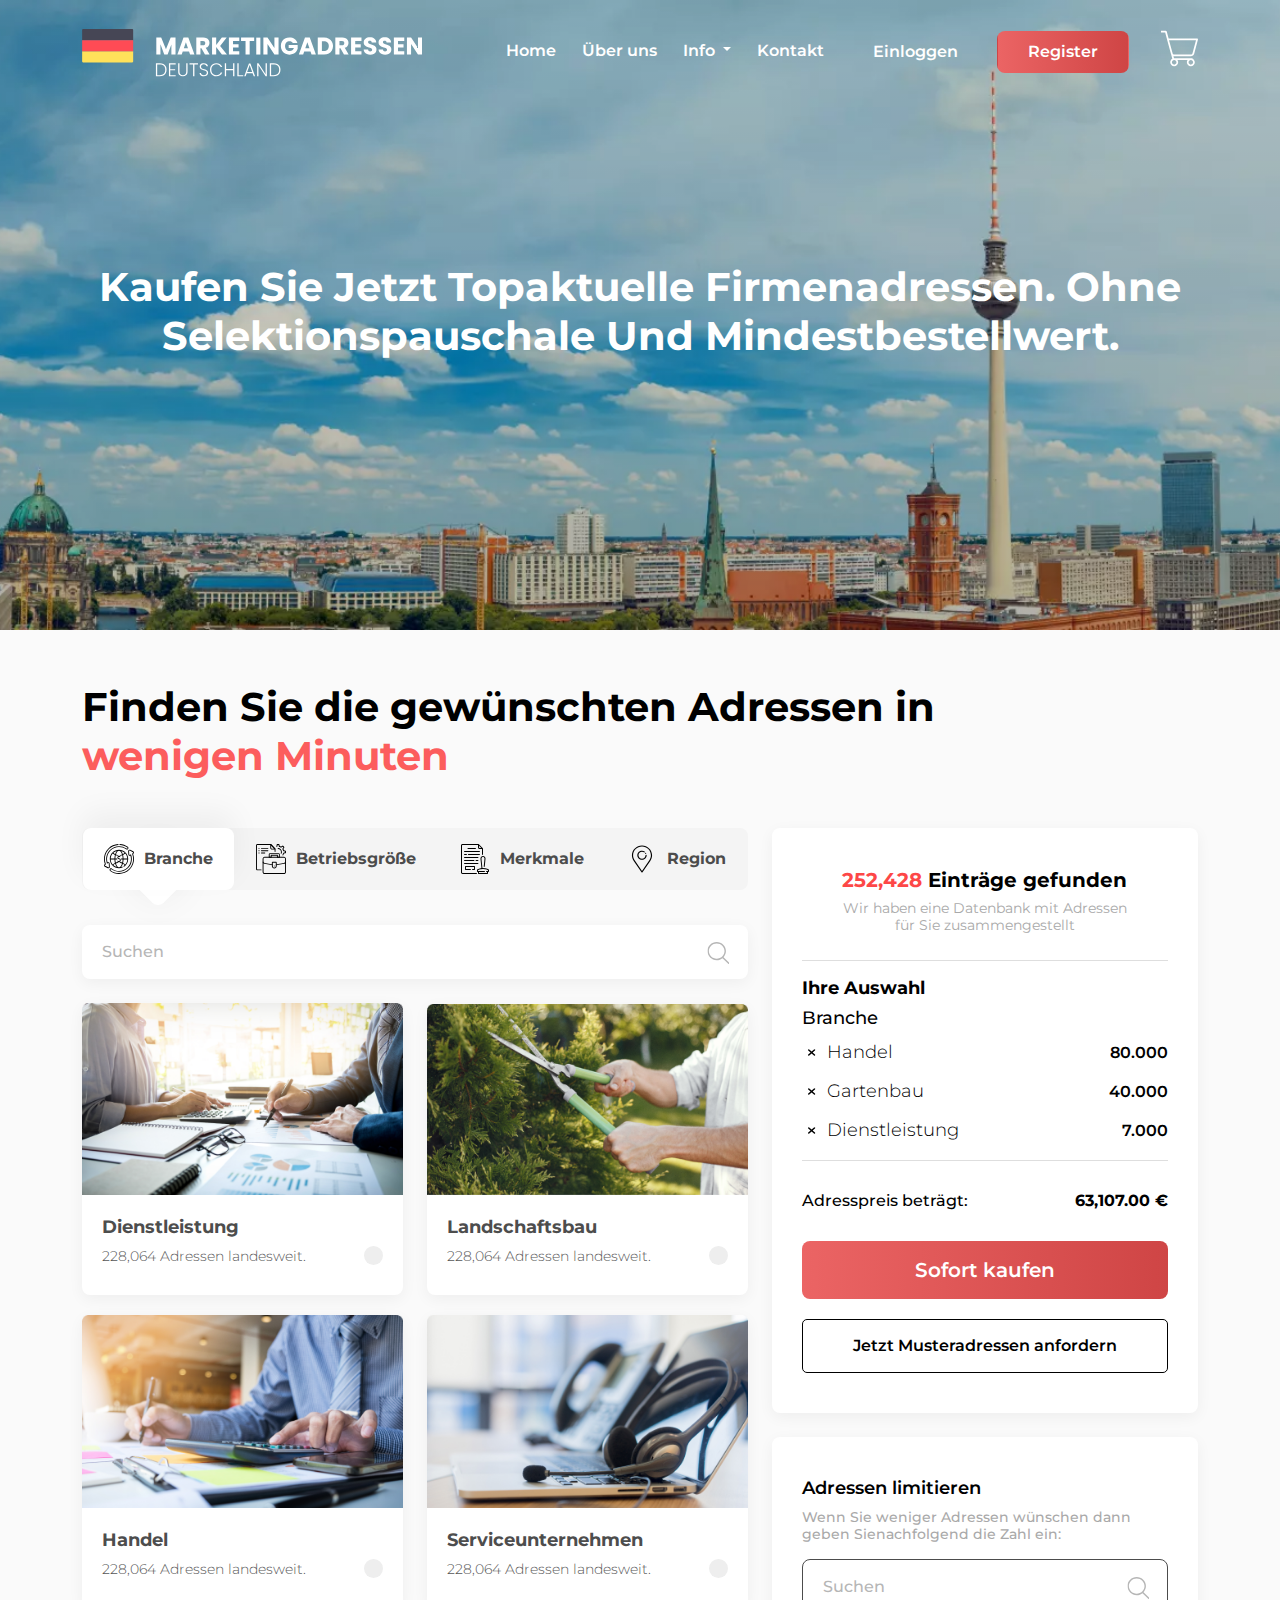
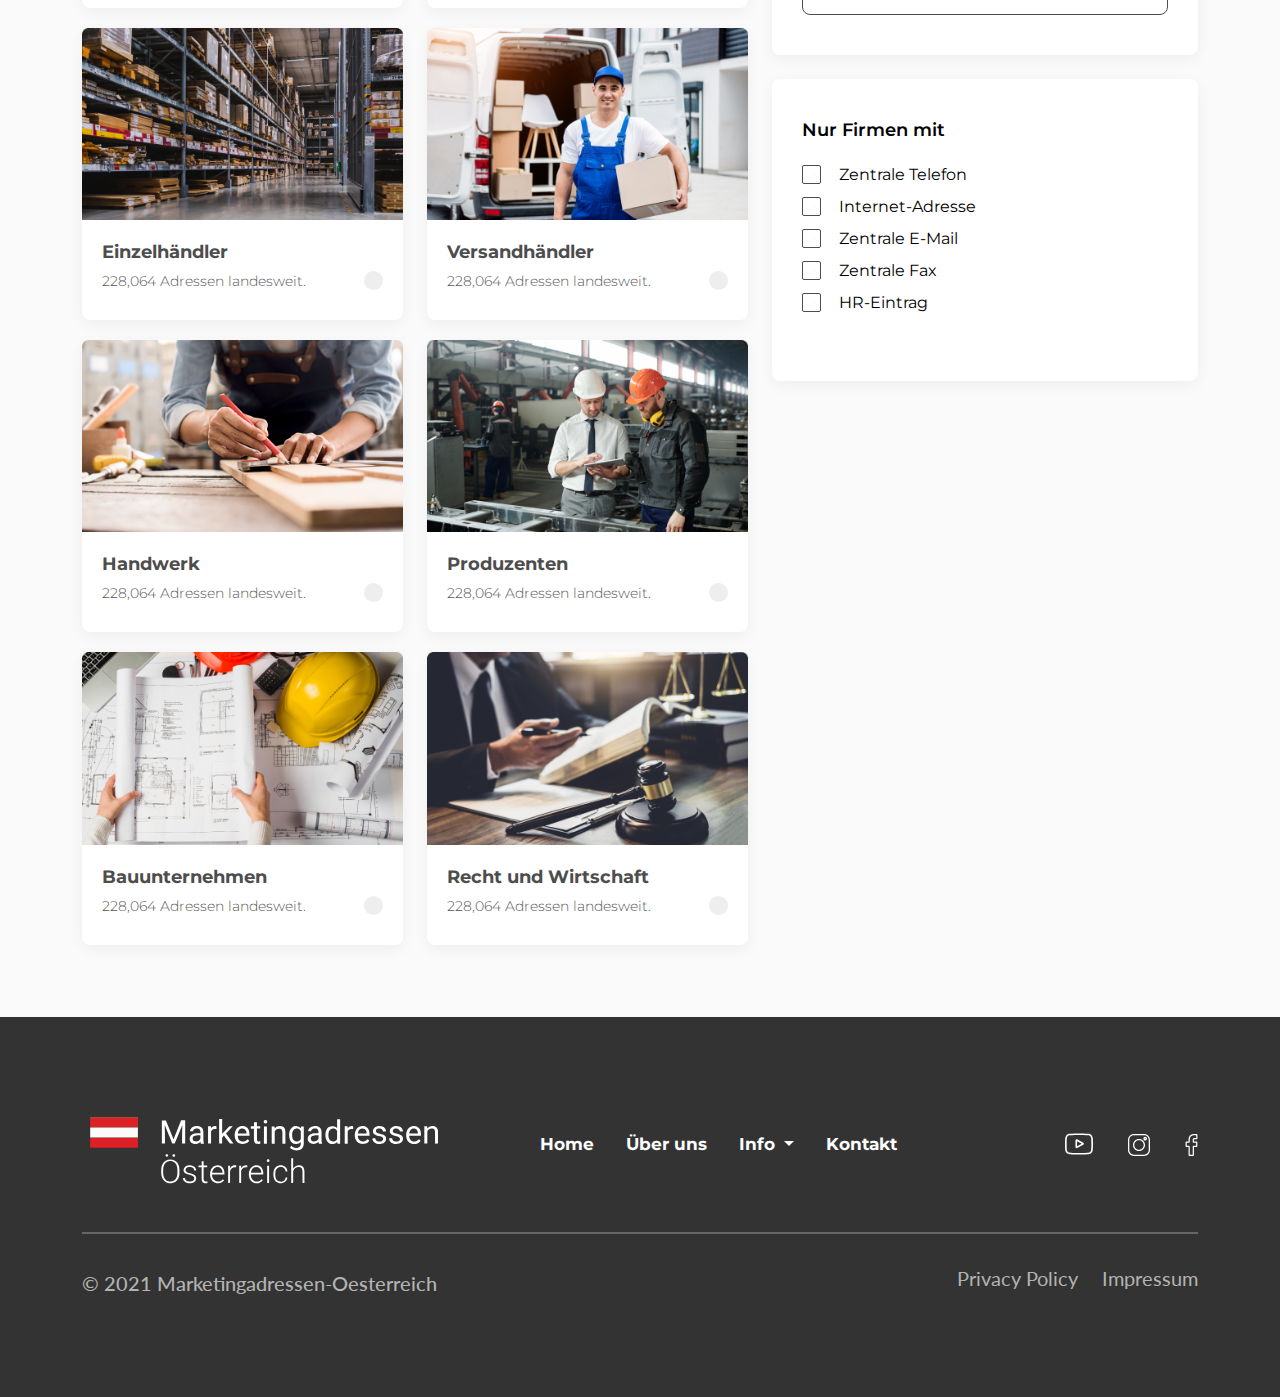
<file: index.html>
<!DOCTYPE html>
<html lang="de">

     <head>
          <!-- Meta TAGs -->
          <meta charset="UTF-8">
          <meta http-equiv="X-UA-Compatible" content="IE=edge">
          <meta name="viewport" content="width=device-width, initial-scale=1.0">
          <meta name="description"
               content="Kaufen Sie jetzt topaktuelle Firmenadressen. Ohne Selektionspauschale und Mindestbestellwert">
          <meta name="keywords" content="marketing, Website , Deutschland , gadressen ">

          <!-- Bootstrap CSS -->
          <link rel="stylesheet" href="css/bootstrap.min.css">

          <!-- Main Style -->
          <link rel="stylesheet" href="css/style.css">


          <script src='https://api.mapbox.com/mapbox-gl-js/v2.3.1/mapbox-gl.js'></script>
          <link href='https://api.mapbox.com/mapbox-gl-js/v2.3.1/mapbox-gl.css' rel='stylesheet' />

          <title>MARKETING GADRESSEN - DEUTSCHLAND</title>
     </head>

     <body>
          <!-- Start NavBar -->

          <nav class="navbar navbar-expand-lg bg-transparent py-4 shadow-none">
               <div class="container">
                    <a class="navbar-brand pb-0" href="./index.html">
                         <img src="assets/imges/Logo germany 1.svg" alt="Logo img" class="img-fluid" width="100%"
                              height="100%">
                    </a>
                    <button class="navbar-toggler" type="button" data-bs-toggle="collapse"
                         data-bs-target="#navbarSupportedContent" aria-controls="navbarSupportedContent"
                         aria-expanded="false" aria-label="Toggle navigation">
                         <i class="fas fa-bars mina-page"></i>
                    </button>
                    <div class="collapse navbar-collapse" id="navbarSupportedContent">
                         <ul class="navbar-nav">
                              <li class="nav-item">
                                   <a class="nav-link nav-link-main" href="./index.html">Home</a>
                              </li>
                              <li class="nav-item">
                                   <a class="nav-link nav-link-main" href="#">Über uns</a>
                              </li>
                              <li class="nav-item dropdown">
                                   <a class="nav-link nav-link-main dropdown-toggle" href="#" id="navbarDropdown"
                                        role="button" data-bs-toggle="dropdown" aria-expanded="false"
                                        aria-labelledby="navbarDropdown">
                                        Info
                                   </a>
                                   <ul class="dropdown-menu main" aria-labelledby="navbarDropdown">
                                        <li><a class="dropdown-item main" href="#">Action</a></li>
                                        <li><a class="dropdown-item main" href="#">Another action</a></li>
                                        <li><a class="dropdown-item main" href="#">Something else here</a></li>
                                   </ul>
                              </li>
                              <li class="nav-item">
                                   <a class="nav-link nav-link-main" href="#">Kontakt</a>
                              </li>
                         </ul>
                         <div class="me-md-3 authentication-btn">
                              <div class="sign-in me-2">
                                   <a href="pages/sign-in.html">
                                        <button class="btn sign-in-btn nav-link-main">Einloggen</button>
                                   </a>
                              </div>
                              <div class="sign-up">
                                   <a href="pages/sign-up.html">
                                        <button class="btn sign-up-btn">Register</button>
                                   </a>
                              </div>
                         </div>
                         <div class="shopping-cart ms-3 pb-1">
                              <a href="./pages/shopping.html">
                                   <img src="assets/icons/Vector.svg" alt="Shopping icon">
                              </a>
                         </div>
                    </div>
               </div>

          </nav>

          <!-- End NavBar -->

          <!-- Strat Main Sections -->
          <main>

               <!-- Start Wallpaper Section -->

               <section id="wallpaper">
                    <div class="layer"></div>
                    <div class="container">
                         <div class="row justify-content-center align-items-center">
                              <div class="content-section">
                                   <h1>
                                        Kaufen Sie jetzt topaktuelle Firmenadressen.
                                        Ohne Selektionspauschale und Mindestbestellwert.
                                   </h1>
                              </div>
                         </div>
                    </div>
               </section>

               <!-- End Wallpaper Section -->

               <!-- Start Tabs Section -->

               <section id="tabs" class="my-5 tabs">
                    <div class="container py-1">
                         <div class="tabs-titel mb-5">
                              <h2 class="titel">Finden Sie die gewünschten Adressen in
                                   <span class="custam-titel">wenigen Minuten</span>
                              </h2>
                         </div>
                         <div class="row">
                              <div class="col-md-7">
                                   <ul id="tabs-list">
                                        <li class="item-tabs activate" data-cont=".branch">
                                             <img src="assets/icons/global-economy 1.svg" alt="global economy icon"
                                                  width="30px" height="30px">
                                             Branche
                                        </li>
                                        <li class="item-tabs" data-cont=".company-size">
                                             <img src="assets/icons/portfolio icon.svg" alt="Company icon" width="30px"
                                                  height="30px">
                                             Betriebsgröße
                                        </li>
                                        <li class="item-tabs" data-cont=".feature">
                                             <img src="assets/icons/merkmale.svg" alt="feature icon" width="30px"
                                                  height="30px">
                                             Merkmale
                                        </li>
                                        <li class="item-tabs" data-cont=".locaation">
                                             <img src="assets/icons/location icon.svg" alt="locaation economy icon"
                                                  width="30px" height="30px">
                                             Region
                                        </li>
                                   </ul>
                                   <div class="content-tabs">
                                        <div class="branch">
                                             <div class="search-branch position-relative w-100">
                                                  <input type="text" placeholder="suchen" class="">
                                                  <button class="icon-search">
                                                       <img src="assets/icons/search icon.svg" alt="Search Icon"
                                                            width="21.97px" height="22px">
                                                  </button>
                                             </div>
                                             <div class="row justify-content-between align-items-center mt-4">
                                                  <div class="col-md-6 ">
                                                       <div class="card-branch">
                                                            <img src="./assets/imges/branch/branch-1.webp"
                                                                 class="card-img-top" alt="img branch" width="392px"
                                                                 height="100%">
                                                            <div class="body-card">
                                                                 <label for="dienstleistung-input"
                                                                      class="titel">Dienstleistung</label>
                                                                 <p class="desc d-inline-block">228,064 Adressen
                                                                      landesweit.</p>
                                                                 <input type="checkbox" class="float-end"
                                                                      id="dienstleistung-input" value="Dienstleistung">
                                                            </div>
                                                       </div>
                                                  </div>
                                                  <div class="col-md-6">
                                                       <div class="card-branch ">
                                                            <img src="./assets/imges/branch/branch-2.webp"
                                                                 class="card-img-top" alt="img branch" width="392px"
                                                                 height="100%">
                                                            <div class="body-card">
                                                                 <label for="gartenbau-input"
                                                                      class="titel">Landschaftsbau</label>
                                                                 <p class="desc d-inline-block">228,064 Adressen
                                                                      landesweit.</p>
                                                                 <input type="checkbox" class="float-end"
                                                                      id="gartenbau-input"
                                                                      value="Gartenbau und Landschaftsbau">
                                                            </div>
                                                       </div>
                                                  </div>
                                                  <div class="col-md-6">
                                                       <div class="card-branch ">
                                                            <img src="./assets/imges/branch/branch-3.webp"
                                                                 class="card-img-top" alt="img branch" width="100%"
                                                                 height="100%">
                                                            <div class="body-card">
                                                                 <label for="handel-input" class="titel">Handel</label>
                                                                 <p class="desc d-inline-block">228,064 Adressen
                                                                      landesweit.</p>
                                                                 <input type="checkbox" class="float-end"
                                                                      id="handel-input" value="Handel">
                                                            </div>
                                                       </div>
                                                  </div>
                                                  <div class="col-md-6">
                                                       <div class="card-branch ">
                                                            <img src="./assets/imges/branch/branch-4.webp"
                                                                 class="card-img-top" alt="img branch" width="100%"
                                                                 height="100%">
                                                            <div class="body-card">
                                                                 <label for="serviceunternehmen-input"
                                                                      class="titel">Serviceunternehmen</label>
                                                                 <p class="desc d-inline-block">228,064 Adressen
                                                                      landesweit.</p>
                                                                 <input type="checkbox" class="float-end"
                                                                      id="serviceunternehmen-input"
                                                                      value="Serviceunternehmen">
                                                            </div>
                                                       </div>
                                                  </div>
                                                  <div class="col-md-6">
                                                       <div class="card-branch ">
                                                            <img src="./assets/imges/branch/branch-5.webp"
                                                                 class="card-img-top" alt="img branch" width="100%"
                                                                 height="100%">
                                                            <div class="body-card">
                                                                 <label for="einzelhändler-input"
                                                                      class="titel">Einzelhändler</label>
                                                                 <p class="desc d-inline-block">228,064 Adressen
                                                                      landesweit.</p>
                                                                 <input type="checkbox" class="float-end"
                                                                      id="einzelhändler-input" value="Einzelhändler">
                                                            </div>
                                                       </div>
                                                  </div>
                                                  <div class="col-md-6">
                                                       <div class="card-branch ">
                                                            <img src="./assets/imges/branch/branch-6.webp"
                                                                 class="card-img-top" alt="img branch" width="100%"
                                                                 height="100%">
                                                            <div class="body-card">
                                                                 <label for="serviceunternehmen-input"
                                                                      class="titel">Versandhändler</label>
                                                                 <p class="desc d-inline-block">228,064 Adressen
                                                                      landesweit.</p>
                                                                 <input type="checkbox" class="float-end"
                                                                      id="serviceunternehmen-input"
                                                                      value="Einzelhändler und Versandhändler">
                                                            </div>
                                                       </div>
                                                  </div>
                                                  <div class="col-md-6">
                                                       <div class="card-branch ">
                                                            <img src="./assets/imges/branch/branch-7.webp"
                                                                 class="card-img-top" alt="img branch" width="100%"
                                                                 height="100%">
                                                            <div class="body-card">
                                                                 <label for="handwerk-input"
                                                                      class="titel">Handwerk</label>
                                                                 <p class="desc d-inline-block">228,064 Adressen
                                                                      landesweit.</p>
                                                                 <input type="checkbox" class="float-end"
                                                                      id="handwerk-input" value="Handwerk">
                                                            </div>
                                                       </div>
                                                  </div>
                                                  <div class="col-md-6">
                                                       <div class="card-branch ">
                                                            <img src="./assets/imges/branch/branch-8.webp"
                                                                 class="card-img-top" alt="img branch" width="100%"
                                                                 height="100%">
                                                            <div class="body-card">
                                                                 <label for="produzenten-input"
                                                                      class="titel">Produzenten</label>
                                                                 <p class="desc d-inline-block">228,064 Adressen
                                                                      landesweit.</p>
                                                                 <input type="checkbox" class="float-end"
                                                                      id="produzenten-input"
                                                                      value="Produzenten und Hersteller">
                                                            </div>
                                                       </div>
                                                  </div>
                                                  <div class="col-md-6">
                                                       <div class="card-branch ">
                                                            <img src="./assets/imges/branch/branch-9.webp"
                                                                 class="card-img-top" alt="img branch" width="100%"
                                                                 height="100%">
                                                            <div class="body-card">
                                                                 <label for="bauunternehmen-input"
                                                                      class="titel">Bauunternehmen</label>
                                                                 <p class="desc d-inline-block">228,064 Adressen
                                                                      landesweit.</p>
                                                                 <input type="checkbox" class="float-end"
                                                                      id="bauunternehmen-input"
                                                                      value="Bauunternehmen und Bauhandwerk">
                                                            </div>
                                                       </div>
                                                  </div>
                                                  <div class="col-md-6">
                                                       <div class="card-branch ">
                                                            <img src="./assets/imges/branch/branch-10.webp"
                                                                 class="card-img-top" alt="img branch" width="100%"
                                                                 height="100%">
                                                            <div class="body-card">
                                                                 <label for="recht-input" class="titel">Recht und
                                                                      Wirtschaft</label>
                                                                 <p class="desc d-inline-block">228,064 Adressen
                                                                      landesweit.</p>
                                                                 <input type="checkbox" class="float-end"
                                                                      id="recht-input" value="Recht und Wirtschaft">
                                                            </div>
                                                       </div>
                                                  </div>

                                             </div>
                                        </div>
                                        <div class="company-size">
                                             <h3 class="titel">Betriebgroße</h3>
                                             <div class="row align-items-center justify-content-between">
                                                  <div class="col-md-4">
                                                       <div class="company-group activate">
                                                            <img src="assets/icons/groups icon.svg" class="w-100 my-2"
                                                                 alt="groups icon" width="48px" height="43.49px">
                                                            <h4 class="size-group-titel">Großbetriebe(ab ca. 100
                                                                 Beschäftigte)</h4>
                                                       </div>
                                                  </div>
                                                  <div class="col-md-4">
                                                       <div class="company-group">
                                                            <img src="assets/icons/group icon.svg" class="w-100 my-2"
                                                                 alt="groups icon" width="48px" height="43.49px">
                                                            <h4 class="size-group-titel">Mittelbetriebe
                                                                 (ca. 6-100 Beschäftigte)</h4>
                                                       </div>
                                                  </div>
                                                  <div class="col-md-4">
                                                       <div class="company-group">
                                                            <img src="assets/icons/person.svg" class="w-100 my-2"
                                                                 alt="groups icon" width="48px" height="43.49px">
                                                            <h4 class="size-group-titel">Kleinbetriebe
                                                                 (bis ca. 6 Beschäftigte)</h4>
                                                       </div>
                                                  </div>
                                             </div>
                                        </div>
                                        <div class="feature">
                                             <div class="range mb-5">
                                                  <label for="year-range">Gründungsjahr</label>
                                                  <div class="range-values">
                                                       <span id="value-one">2011</span>
                                                       <span id="value-two">2021</span>
                                                  </div>
                                                  <div class="range-input position-relative">
                                                       <div class="slider-track"></div>
                                                       <input type="range" id="year-range1" min="0" max="100" value="33"
                                                            oninput="slideOne()">
                                                       <input type="range" id="year-range2" min="0" max="100" value="77"
                                                            oninput="slideTwo()">
                                                  </div>
                                             </div>
                                             <div class="sales-class mb-5 position-relative">
                                                  <h3 class="titel">
                                                       umsatzklasse
                                                  </h3>
                                                  <div
                                                       class="charts position-relative d-flex justify-content-between align-items-end">
                                                       <div class="chart-item activate">
                                                            <div class="chart-sales" style="height: 90px;"></div>
                                                            <span class="class">Unbekannt</span>
                                                       </div>
                                                       <div class="chart-item">
                                                            <span class="chart-sales" style="height: 124px;"></span>
                                                            <span class="class">500.000</span>
                                                       </div>

                                                       <div class="chart-item">
                                                            <span class="chart-sales" style="height: 165px;"></span>
                                                            <span class="class">2.49Mio.</span>
                                                       </div>
                                                       <div class="chart-item">
                                                            <span class="chart-sales" style="height: 198px;"></span>
                                                            <span class="class">4.9
                                                                 Mio.</span>
                                                       </div>
                                                       <div class="chart-item">
                                                            <span class="chart-sales" style="height: 238px;"></span>
                                                            <span class="class">24.99
                                                                 Mio.</span>
                                                       </div>
                                                       <div class="chart-item">
                                                            <span class="chart-sales" style="height: 275px;"></span>
                                                            <span class="class">49.99
                                                                 Mio.</span>
                                                       </div>
                                                  </div>
                                             </div>
                                             <div class="legal-form">
                                                  <h3 class="titel">
                                                       rechtsform
                                                  </h3>
                                                  <div class="row justify-content-between align-items-center">
                                                       <div class="col-md-4">
                                                            <div class="legal-item activate mt-4">
                                                                 <h4 class="legal-titel">GmbH</h4>
                                                                 <p class="legal-des">Gesellschaft mit</p>
                                                            </div>
                                                       </div>
                                                       <div class="col-md-4">
                                                            <div class="legal-item mt-4">
                                                                 <h4 class="legal-titel">AG</h4>
                                                                 <p class="legal-des">Aktiengesellschaft</p>
                                                            </div>
                                                       </div>
                                                       <div class="col-md-4">
                                                            <div class="legal-item mt-4">
                                                                 <h4 class="legal-titel">KG</h4>
                                                                 <p class="legal-des">Kommanditgesellschaft</p>
                                                            </div>
                                                       </div>
                                                       <div class="col-md-4">
                                                            <div class="legal-item mt-4">
                                                                 <h4 class="legal-titel">OHG</h4>
                                                                 <p class="legal-des">Offene Handelsgesellschaft</p>
                                                            </div>
                                                       </div>
                                                       <div class="col-md-4">
                                                            <div class="legal-item mt-4">
                                                                 <h4 class="legal-titel">GbR</h4>
                                                                 <p class="legal-des">Gesellschaft
                                                                      bürgerlichen Rechts</p>
                                                            </div>
                                                       </div>
                                                       <div class="col-md-4">
                                                            <div class="legal-item mt-4">
                                                                 <h4 class="legal-titel">e.K</h4>
                                                                 <p class="legal-des">eingetragener
                                                                      Kaufmann</p>
                                                            </div>
                                                       </div>
                                                       <div class="col-md-4">
                                                            <div class="legal-item mt-4">
                                                                 <h4 class="legal-titel">e.V</h4>
                                                                 <p class="legal-des">eingetragene
                                                                      Genossenschaft</p>
                                                            </div>
                                                       </div>
                                                       <div class="col-md-4">
                                                            <div class="legal-item mt-4">
                                                                 <h4 class="legal-titel">e.G</h4>
                                                                 <p class="legal-des">eingetragener
                                                                      Verein Kaufmann</p>
                                                            </div>
                                                       </div>
                                                       <div class="col-md-4">
                                                            <div class="legal-item mt-4">
                                                                 <h4 class="legal-titel">UG</h4>
                                                                 <p class="legal-des">Unternehmer -
                                                                      gesellschaft</p>
                                                            </div>
                                                       </div>
                                                  </div>
                                             </div>
                                        </div>
                                        <div class="locaation">
                                             <ul class="tabs-locaation">
                                                  <li class="item-locaation activate" data-loca=".list">Liste</li>
                                                  <li class="item-locaation" data-loca=".map">Karte</li>
                                             </ul>
                                             <div class="content-locaation mt-5">
                                                  <div class="list">
                                                       <div class="postcode">
                                                            <h3 class="titel mb-5">PLZ</h3>
                                                            <div class="search-postcode d-flex mt-4">
                                                                 <div class="input">
                                                                      <input type="text"
                                                                           placeholder="Postleitzahlen (Komma oder Leerzeichen getrennt)"
                                                                           id="input-search-postcode">
                                                                      <button type="button" class="btn-distance">+5
                                                                           KM</button>
                                                                 </div>
                                                                 <button type="submit"
                                                                      class="submit-input-postcode">Weiter</button>
                                                            </div>
                                                       </div>

                                                       <div class="federal-states mt-4">
                                                            <h3 class="titel">
                                                                 rechtsform
                                                            </h3>
                                                            <div class="row justify-content-between align-items-center">
                                                                 <div class="col-md-4">
                                                                      <div class="state-item activate activate mt-4">
                                                                           <img src="assets/imges/Countries/black/Austria 1.svg" width="115.72px" height="58px" alt="Countrie img">
                                                                           <h4 class="state-titel">Burgenland</h4>
                                                                      </div>
                                                                 </div>
                                                                 <div class="col-md-4">
                                                                      <div class="state-item  mt-4">
                                                                           <img src="assets/imges/Countries/black/Austria 2.svg" width="115.72px" height="58px" alt="Countrie img">
                                                                           <h4 class="state-titel">Kärnten</h4>
                                                                      </div>
                                                                 </div>
                                                                 <div class="col-md-4">
                                                                      <div class="state-item mt-4">
                                                                           <img src="assets/imges/Countries/black/Austria 3.svg" width="115.72px" height="58px" alt="Countrie img">
                                                                           <h4 class="state-titel">Niederösterreich</h4>
                                                                      </div>
                                                                 </div>
                                                                 <div class="col-md-4">
                                                                      <div class="state-item mt-4">
                                                                           <img src="assets/imges/Countries/black/Austria 4.svg" width="115.72px" height="58px" alt="Countrie img">
                                                                           <h4 class="state-titel">Salzburg</h4>
                                                                      </div>
                                                                 </div>
                                                                 <div class="col-md-4">
                                                                      <div class="state-item mt-4">
                                                                           <img src="assets/imges/Countries/black/Austria 5.svg" width="115.72px" height="58px" alt="Countrie img">
                                                                           <h4 class="state-titel">Steiermark</h4>
                                                                      </div>
                                                                 </div>
                                                                 <div class="col-md-4">
                                                                      <div class="state-item mt-4">
                                                                           <img src="assets/imges/Countries/black/Austria 6.svg" width="115.72px" height="58px" alt="Countrie img">
                                                                           <h4 class="state-titel">Oberösterreich</h4>
                                                                      </div>
                                                                 </div>
                                                                 <div class="col-md-4">
                                                                      <div class="state-item mt-4">
                                                                           <img src="assets/imges/Countries/black/Austria 7.svg" width="115.72px" height="58px" alt="Countrie img">
                                                                           <h4 class="state-titel">Vorarlberg</h4>
                                                                      </div>
                                                                 </div>
                                                                 <div class="col-md-4">
                                                                      <div class="state-item mt-4">
                                                                           <img src="assets/imges/Countries/black/Austria 8.svg" width="115.72px" height="58px" alt="Countrie img">
                                                                           <h4 class="state-titel">Tirol</h4>
                                                                      </div>
                                                                 </div>
                                                                 <div class="col-md-4">
                                                                      <div class="state-item mt-4">
                                                                           <img src="assets/imges/Countries/black/Austria 9.svg" width="115.72px" height="58px" alt="Countrie img">
                                                                           <h4 class="state-titel">Wien</h4>
                                                                      </div>
                                                                 </div>
                                                            </div>
                                                       </div>
                                                  </div>
                                                  <div class="map ">
                                                       <label for="input-search-map" class="titel">rechtsform</label>
                                                       <div id="somecomponent" style="width: 600px; height: 500px;"></div>
                                                       <div class="search-map d-flex mt-4">
                                                            <div class="input">
                                                                 <input type="text" placeholder="Postleitzahlen (Komma oder Leerzeichen getrennt)" id="input-search-map">
                                                                 <button type="button" class="btn-distance">+5
                                                                      KM</button>
                                                            </div>
                                                            <button type="submit" class="submit-input-map">Weiter</button>
                                                       </div>
                                                  </div>
                                             </div>
                                        </div>
                                   </div>
                              </div>
                              <div class="col-md-5">
                                   <aside id="sidebar">
                                        <div class="address-prices mb-4">
                                             <div class="address-prices-titel">
                                                  <h3 class="titel">
                                                       <span class="custem-titel">252,428</span>
                                                       Einträge gefunden
                                                  </h3>
                                                  <p class="desc">Wir haben eine Datenbank mit Adressen für Sie
                                                       zusammengestellt</p>
                                             </div>
                                             <hr>
                                             <div class="address-prices-choice">
                                                  <h4 class="titel">Ihre Auswahl</h4>
                                                  <p class="branche">Branche</p>
                                                  <ul class="branche-prices">
                                                       <li class="item-branche">
                                                            <button class="delete-item">
                                                                 <img src="assets/icons/delete.svg" alt="delete icon" width="8.12px" height="7.95px">
                                                            </button>
                                                            <div class="item-branche-details">
                                                                 <span class="name-item">Handel</span>
                                                                 <span class="prices-item">80.000</span>
                                                            </div>
                                                       </li>
                                                       <li class="item-branche">
                                                            <button class="delete-item">
                                                                 <img src="assets/icons/delete.svg" alt="delete icon" width="8.12px" height="7.95px">
                                                            </button>
                                                            <div class="item-branche-details">
                                                                 <span class="name-item">Gartenbau</span>
                                                                 <span class="prices-item">40.000</span>
                                                            </div>
                                                       </li>
                                                       <li class="item-branche">
                                                            <button class="delete-item">
                                                                 <img src="assets/icons/delete.svg" alt="delete icon" width="8.12px" height="7.95px">
                                                            </button>
                                                            <div class="item-branche-details">
                                                                 <span class="name-item">Dienstleistung</span>
                                                                 <span class="prices-item">7.000</span>
                                                            </div>
                                                       </li>
                                                  </ul>
                                             </div>
                                             <hr>
                                             <div class="address-prices-buy">
                                                  <div class="address-prices-total">
                                                       <p class="titel">Adresspreis beträgt:</p>
                                                       <span class="salary">63,107.00 €</span>
                                                  </div>
                                                  <button class="buy-btn"><a href="#">Sofort kaufen</a></button>
                                                  <button class="request-sample-btn"><a href="#">Jetzt Musteradressen
                                                            anfordern</a></button>
                                             </div>
                                        </div>
                                        <div class="address-limit mb-4">
                                             <form id="adressen-limitieren-search">
                                                  <label for="adressen-search-input">Adressen limitieren</label>
                                                  <p class="desc">Wenn Sie weniger Adressen wünschen dann geben
                                                       Sienachfolgend die Zahl ein:</p>
                                                  <div class="position-relative">
                                                       <input type="text" id="adressen-search-input" placeholder="suchen">
                                                       <button class="icon-search">
                                                            <img src="assets/icons/search icon.svg" alt="Search Icon" width="21.97px" height="22px">
                                                       </button>
                                                  </div>
                              
                                             </form>
                                        </div>
                                        <div class="companies">
                                             <h3 class="companies-titel mb-4">Nur Firmen mit</h3>
                                             <ul class="companies-list">
                                                  <li class="companies-item d-flex">
                                                       <input type="checkbox" name="companies-name" value="Zentrale Telefon" id="input-companies1">
                                                       <label for="input-companies1">Zentrale Telefon</label>
                                                  </li>
                                                  <li class="companies-item d-flex">
                                                       <input type="checkbox" name="companies-name" value="Internet-Adresse" id="input-companies2">
                                                       <label for="input-companies2">Internet-Adresse</label>
                                                  </li>
                                                  <li class="companies-item d-flex">
                                                       <input type="checkbox" name="companies-name" value="Zentrale E-Mail" id="input-companies3">
                                                       <label for="input-companies3">Zentrale E-Mail</label>
                                                  </li>
                                                  <li class="companies-item d-flex">
                                                       <input type="checkbox" name="companies-name" value="Zentrale Fax" id="input-companies4">
                                                       <label for="input-companies4">Zentrale Fax</label>
                                                  </li>
                                                  <li class="companies-item d-flex">
                                                       <input type="checkbox" name="companies-name" value="HR-Eintrag" id="input-companies5">
                                                       <label for="input-companies5">HR-Eintrag</label>
                                                  </li>
                                             </ul>
                                        </div>
                                   </aside>
                              </div>
                         </div>
                    </div>
               </section>
               <!-- End Tabs Section -->

          </main>
          <!-- End Main Sections -->


          <!-- Start Footer Section -->
          <footer class="py-5">
               <div class="container pt-5 pb-4">
                    <nav class="navbar-footer row justify-content-between align-items-center pb-4">
                         <div class="col-md-4">
                              <a href="../index.html">
                                   <img src="assets/imges/logo footer.svg" alt="logo Footer" width="100%" height="100%">
                              </a>
                         </div>
                         <div class="col-md-5">
                              <ul
                                   class="navbar-footer-list list-unstyled d-flex justify-content-md-end align-items-center text-center">
                                   <li class="nav-item-footer">
                                        <a class="nav-link" href="index.html">Home</a>
                                   </li>
                                   <li class="nav-item-footer">
                                        <a class="nav-link" href="#">Über uns</a>
                                   </li>
                                   <li class="nav-item-footer dropdown">
                                        <a class="nav-link dropdown-toggle" href="#" id="navbarDropdown" role="button"
                                             data-bs-toggle="dropdown" aria-expanded="false">
                                             Info
                                        </a>
                                        <ul class="dropdown-menu" aria-labelledby="navbarDropdown">
                                             <li><a class="dropdown-item" href="#">Action</a></li>
                                             <li><a class="dropdown-item" href="#">Another action</a></li>
                                             <li><a class="dropdown-item" href="#">Something else here</a></li>
                                        </ul>
                                   </li>
                                   <li class="nav-item-footer">
                                        <a class="nav-link" href="#">Kontakt</a>
                                   </li>
                              </ul>
                         </div>
                         <div class="col-md-3">
                              <ul class="social d-flex justify-content-md-end align-items-center list-unstyled ">
                                   <li class="icon-social">
                                        <a href="#">
                                             <img src="assets/icons/youtube icon.svg" alt="youtube icon social media"
                                                  width="100%" height="100%">
                                        </a>
                                   </li>
                                   <li class="icon-social">
                                        <a href="#">
                                             <img src="assets/icons/instagram icon.svg"
                                                  alt="instagram icon social media" width="100%" height="100%">
                                        </a>

                                   </li>
                                   <li class="icon-social">
                                        <a href="#">
                                             <img src="assets/icons/Facebook icon.svg" alt="Facebook icon social media"
                                                  width="100%" height="100%">
                                        </a>
                                   </li>
                              </ul>
                         </div>
                    </nav>
                    <hr class="hr">
                    <div class="copyright-footer py-3">
                         <div class="copyright-content d-flex justify-content-between align-items-center">
                              <h2 class="copyright-company">
                                   © 2021 marketingadressen-oesterreich
                              </h2>
                              <ul class="copyright-links list-unstyled d-flex align-items-center">
                                   <li class="link me-4"><a href="#">Privacy policy</a></li>
                                   <li class="link"><a href="#">Impressum</a></li>
                              </ul>
                         </div>
                    </div>
               </div>
          </footer>

          <!-- End Footer Section -->


          <!-- Bootstrap JS -->
          <script src="js/bootstrap.bundle.min.js"></script>

          <!-- Jquery Js -->
          <script src="js/jquery-3.6.0.min.js"></script>

          <!-- Google Maps Api -->
          <script type="text/javascript" src='http://maps.google.com/maps/api/js?sensor=false&libraries=places'></script>



          <!-- Location-picker Plugin -->
          <script src="js/location_picker.js"></script>

          <!-- Main JS -->
          <script src="js/main.js"></script>
     </body>

</html>
</file>
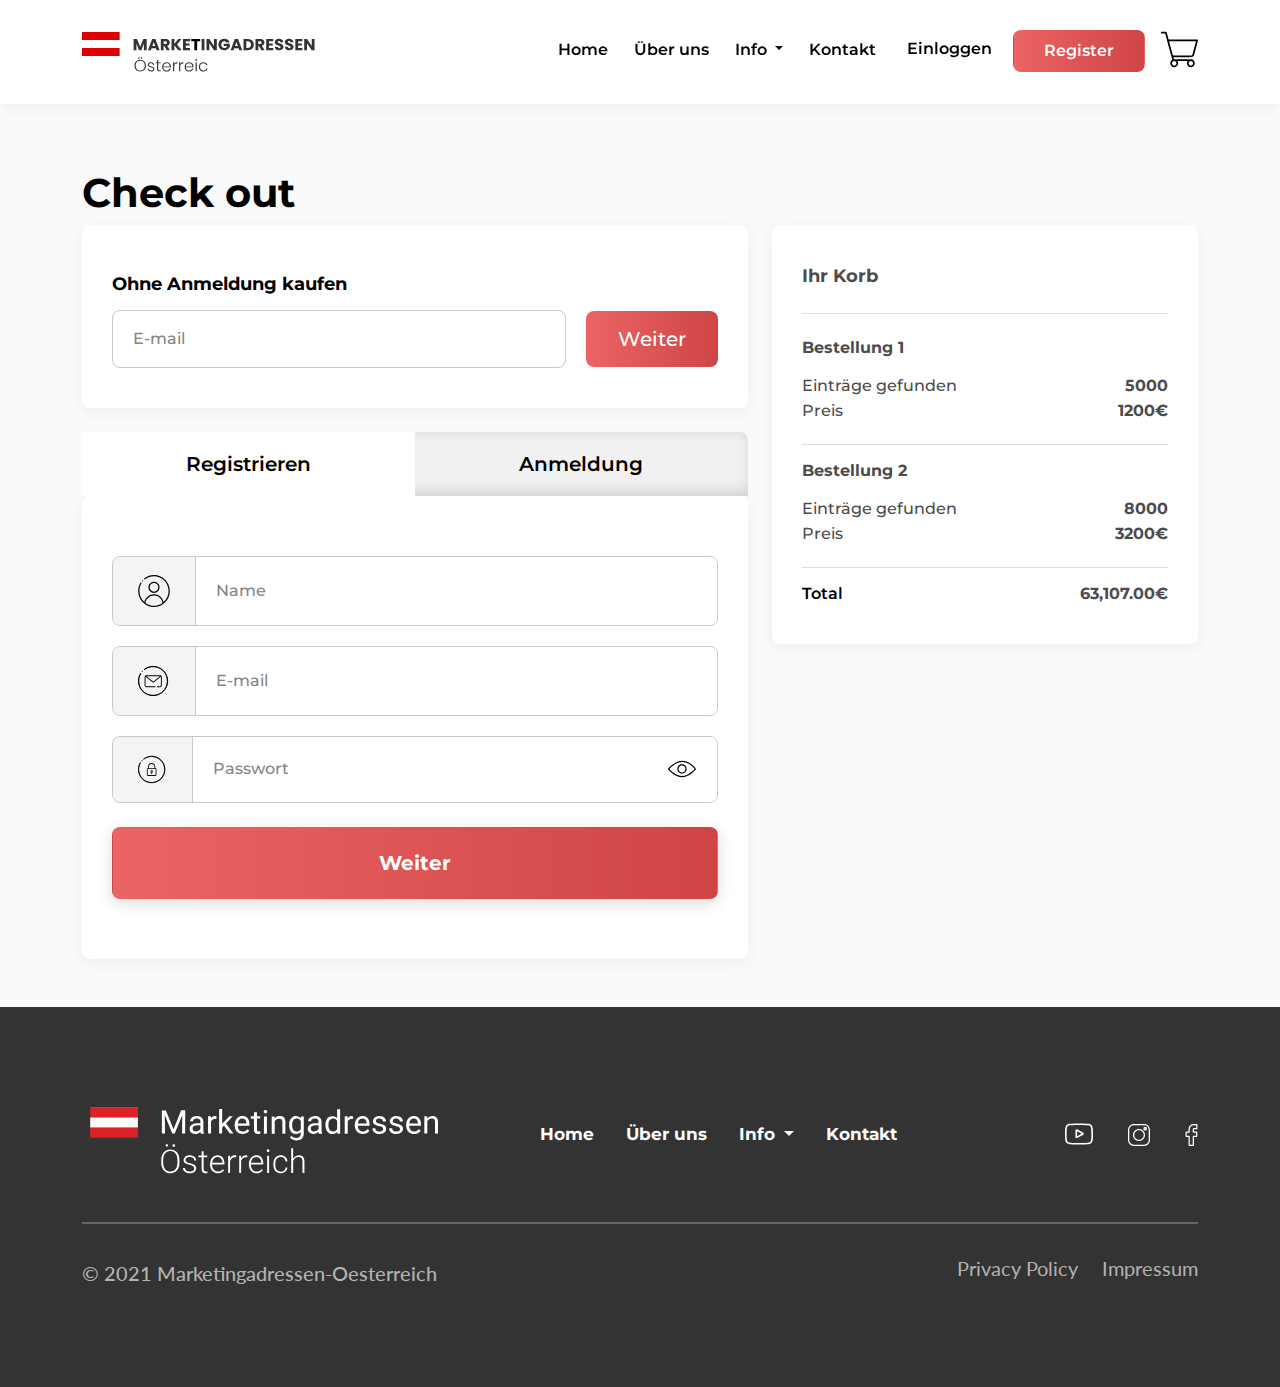
<file: pages/check-out.html>
<html lang="de">

     <head>
          <!-- Meta Tags -->
          <meta charset="UTF-8">
          <meta http-equiv="X-UA-Compatible" content="IE=edge">
          <meta name="viewport" content="width=device-width, initial-scale=1.0">
          <meta name="description"
               content="Kaufen Sie jetzt topaktuelle Firmenadressen. Ohne Selektionspauschale und Mindestbestellwert">
          <meta name="keywords" content="marketing, Website , Deutschland , gadressen ">

          <!-- Bootstrap CSS -->
          <link rel="stylesheet" href="../css/bootstrap.min.css">

          <!-- Main Style -->
          <link rel="stylesheet" href="../css/style.css">
          <title>MARKETING GADRESSEN - DEUTSCHLAND - Check Out</title>
     </head>

     <body>
          <!-- Start NavBar -->

          <nav class="navbar navbar-expand-lg py-4 position-fixed w-100">
               <div class="container">
                    <a class="navbar-brand pb-0" href="../index.html">
                         <img src="../assets/imges/Logo austria - white2.svg" alt="Logo img" class="img-fluid"
                              width="100%" height="100%">
                    </a>
                    <button class="navbar-toggler" type="button" data-bs-toggle="collapse"
                         data-bs-target="#navbarSupportedContent" aria-controls="navbarSupportedContent"
                         aria-expanded="false" aria-label="Toggle navigation">
                         <i class="fas fa-bars"></i>
                    </button>
                    <div class="collapse navbar-collapse" id="navbarSupportedContent">
                         <ul class="navbar-nav">
                              <li class="nav-item">
                                   <a class="nav-link" href="../index.html">Home</a>
                              </li>
                              <li class="nav-item">
                                   <a class="nav-link" href="#">Über uns</a>
                              </li>
                              <li class="nav-item dropdown">
                                   <a class="nav-link dropdown-toggle" href="#" id="navbarDropdown" role="button"
                                        data-bs-toggle="dropdown" aria-expanded="false">
                                        Info
                                   </a>
                                   <ul class="dropdown-menu" aria-labelledby="navbarDropdown">
                                        <li><a class="dropdown-item" href="#">Action</a></li>
                                        <li><a class="dropdown-item" href="#">Another action</a></li>
                                        <li><a class="dropdown-item" href="#">Something else here</a></li>
                                   </ul>
                              </li>
                              <li class="nav-item">
                                   <a class="nav-link" href="#">Kontakt</a>
                              </li>
                         </ul>
                         <div class="me-md-3 authentication-btn">
                              <div class="sign-in me-2">
                                   <a href="sign-in.html">
                                        <button class="btn sign-in-btn">Einloggen</button>
                                   </a>
                              </div>
                              <div class="sign-up">
                                   <a href="sign-up.html">
                                        <button class="btn sign-up-btn">Register</button>
                                   </a>
                              </div>
                         </div>
                         <div class="shopping-cart">
                              <a href="./shopping.html">
                                   <img src="../assets/icons/shop icon black.svg" alt="Shopping icon">
                              </a>
                         </div>
                    </div>
               </div>

          </nav>

          <!-- End NavBar -->

          <!-- Start Main Sections -->

          <main>
               <!-- Start Check Out Section -->
               <section id="check-out" class="pt-5">
                    <div class="container py-5">
                         <div class="section-titel mt-5 pt-4">
                              <h1 class="titel">Check out</h1>
                         </div>
                         <div class="row">
                              <div class="col-md-7">
                                   <div class="buy-without-registration pt-5 mb-4">
                                        <label for="input-email-check" class="titel">Ohne Anmeldung kaufen</label>
                                        <div class="input-search d-flex justify-content-between align-items-center">
                                             <input type="text" id="input-email-check" placeholder="E-mail">
                                             <button class="btn-email-check" type="submit"><a
                                                       href="./payment.html">Weiter</a></button>
                                        </div>
                                   </div>
                                   <div class="tabs-check-out">
                                        <ul
                                             class="tabs-list-check d-flex p-0 m-0 list-unstyled justify-content-between align-items-center">
                                             <li class="item-check activate" data-check=".registration">
                                                  Registrieren
                                             </li>
                                             <li class="item-check " data-check=".sign-in-check">
                                                  Anmeldung
                                             </li>
                                        </ul>
                                   </div>
                                   <div class="content-tabs-check">
                                        <div class="registration">
                                             <form id="form-up-check">
                                                  <div class="input-item">
                                                       <span class="icon-input" aria-label="user Icon">
                                                            <img src="../assets/icons/user-icon.svg" width="32.39px"
                                                                 height="32px" alt="User Icon">
                                                       </span>
                                                       <input type="text" placeholder="Name" autocomplete="off"
                                                            id="input-name-up">
                                                  </div>
                                                  <div class="input-item">
                                                       <span class="icon-input">
                                                            <img src="../assets/icons/mail icon.svg" width="32px"
                                                                 height="32px" alt="E-mail Icon">
                                                       </span>
                                                       <input type="text" placeholder="E-mail" autocomplete="off"
                                                            id="input-email-up">
                                                  </div>
                                                  <div class="input-item">
                                                       <span class="icon-input">
                                                            <img src="../assets/icons/passw icon.svg" width="100%"
                                                                 height="100%" alt="Password Icon">
                                                       </span>
                                                       <input type="password" placeholder="Passwort"
                                                            class="input-password" id="input-pass-up">
                                                       <button class="pass-icon btn p-0" type="button">
                                                            <img src="../assets/icons/visibility pass.svg" width="100%"
                                                                 height="100%" alt="pass visibility">
                                                       </button>
                                                  </div>
                                                  <div class="submit-form mt-4">
                                                       <button type="submit" aria-label="Submit Form"
                                                            class="submit-up-check btn  mb-1">Weiter</button>
                                                  </div>
                                             </form>
                                        </div>
                                        <div class="sign-in-check">
                                             <form id="form-in-check">
                                                  <div class="input-item">
                                                       <span class="icon-input" aria-label="user Icon">
                                                            <img src="../assets/icons/user-icon.svg" width="32px"
                                                                 height="32px" alt="User Icon">
                                                       </span>
                                                       <input type="text" placeholder="Name oder username"
                                                            autocomplete="off" id="input-name-in">
                                                  </div>
                                                  <div class="input-item mb-2">
                                                       <span class="icon-input">
                                                            <img src="../assets/icons/passw icon.svg"
                                                                 alt="Password Icon">
                                                       </span>
                                                       <input type="password" placeholder="Passwort"
                                                            class="input-password" id="input-pass-in">
                                                       <button class="pass-icon btn p-0" type="button">
                                                            <img src="../assets/icons/visibility pass.svg"
                                                                 alt="pass visibility">
                                                       </button>
                                                  </div>
                                                  <div class="submit-form mt-4">
                                                       <button type="submit" aria-label="Submit Form"
                                                            class="submit-in-check btn mb-1">Register</button>
                                                  </div>
                                             </form>
                                        </div>
                                   </div>


                              </div>
                              <div class="col-md-5">
                                   <aside id="sidebar-shopping">
                                        <div class="titel-card">
                                             <h2>Ihr Korb</h2>
                                        </div>
                                        <hr>
                                        <div class="order pt-2">
                                             <h3 class="titel-order">Bestellung 1</h3>
                                             <ul class="list-order">
                                                  <li class="item-list">
                                                       <div
                                                            class="item-list-details d-flex justify-content-between align-content-center">
                                                            <span class="entries">Einträge gefunden</span>
                                                            <span class="number">5000</span>
                                                       </div>
                                                  </li>
                                                  <li class="item-list">
                                                       <div
                                                            class="item-list-details d-flex justify-content-between align-content-center">
                                                            <span class="titel-preis">Preis</span>
                                                            <span class="preis">1200€</span>
                                                       </div>
                                                  </li>
                                             </ul>
                                        </div>
                                        <hr>
                                        <div class="order">
                                             <h3 class="titel-order">Bestellung 2</h3>
                                             <ul class="list-order">
                                                  <li class="item-list">
                                                       <div
                                                            class="item-list-details  d-flex justify-content-between align-content-center">
                                                            <span class="entries">Einträge gefunden</span>
                                                            <span class="number">8000</span>
                                                       </div>
                                                  </li>
                                                  <li class="item-list">
                                                       <div
                                                            class="item-list-details d-flex justify-content-between align-content-center">
                                                            <span class="titel-preis">Preis</span>
                                                            <span class="preis-details">3200€</span>
                                                       </div>
                                                  </li>
                                             </ul>
                                        </div>
                                        <hr>
                                        <div class="totel-price d-flex justify-content-between align-content-center">
                                             <span class="titel">Total</span>
                                             <span class="price-tot">63,107.00€</span>
                                        </div>
                                   </aside>
                              </div>
                         </div>
                    </div>
               </section>
               <!-- End Check Out Section -->
          </main>

          <!-- End Main Section -->

          <!-- Start Footer Section -->

          <footer class="py-5">
               <div class="container pt-5 pb-4">
                    <nav class="navbar-footer row justify-content-between align-items-center pb-4">
                         <div class="col-md-4">
                              <a href="../index.html">
                                   <img src="../assets/imges/logo footer.svg" alt="logo Footer" width="100%"
                                        height="100%">
                              </a>
                         </div>
                         <div class="col-md-5">
                              <ul
                                   class="navbar-footer-list list-unstyled d-flex justify-content-md-end align-items-center text-center">
                                   <li class="nav-item-footer">
                                        <a class="nav-link" href="../index.html">Home</a>
                                   </li>
                                   <li class="nav-item-footer">
                                        <a class="nav-link" href="#">Über uns</a>
                                   </li>
                                   <li class="nav-item-footer dropdown">
                                        <a class="nav-link dropdown-toggle" href="#" id="navbarDropdown" role="button"
                                             data-bs-toggle="dropdown" aria-expanded="false">
                                             Info
                                        </a>
                                        <ul class="dropdown-menu" aria-labelledby="navbarDropdown">
                                             <li><a class="dropdown-item" href="#">Action</a></li>
                                             <li><a class="dropdown-item" href="#">Another action</a></li>
                                             <li><a class="dropdown-item" href="#">Something else here</a></li>
                                        </ul>
                                   </li>
                                   <li class="nav-item-footer">
                                        <a class="nav-link" href="#">Kontakt</a>
                                   </li>
                              </ul>
                         </div>
                         <div class="col-md-3">
                              <ul class="social d-flex justify-content-md-end align-items-center list-unstyled ">
                                   <li class="icon-social">
                                        <a href="#">
                                             <img src="../assets/icons/youtube icon.svg" alt="youtube icon social media"
                                                  width="100%" height="100%">
                                        </a>
                                   </li>
                                   <li class="icon-social">
                                        <a href="#">
                                             <img src="../assets/icons/instagram icon.svg"
                                                  alt="instagram icon social media" width="100%" height="100%">
                                        </a>

                                   </li>
                                   <li class="icon-social">
                                        <a href="#">
                                             <img src="../assets/icons/Facebook icon.svg"
                                                  alt="Facebook icon social media" width="100%" height="100%">
                                        </a>
                                   </li>
                              </ul>
                         </div>
                    </nav>
                    <hr class="hr">
                    <div class="copyright-footer py-3">
                         <div class="copyright-content d-flex justify-content-between align-items-center">
                              <h2 class="copyright-company">
                                   © 2021 marketingadressen-oesterreich
                              </h2>
                              <ul class="copyright-links list-unstyled d-flex align-items-center">
                                   <li class="link me-4"><a href="#">Privacy policy</a></li>
                                   <li class="link"><a href="#">Impressum</a></li>
                              </ul>
                         </div>
                    </div>
               </div>
          </footer>
          <!-- End Footer Section -->

          <!-- Bootstrap JS -->
          <script src="../js/bootstrap.bundle.min.js"></script>

          <!-- Main JS -->
          <script src="../js/check-out.js"></script>

     </body>

</html>
</file>
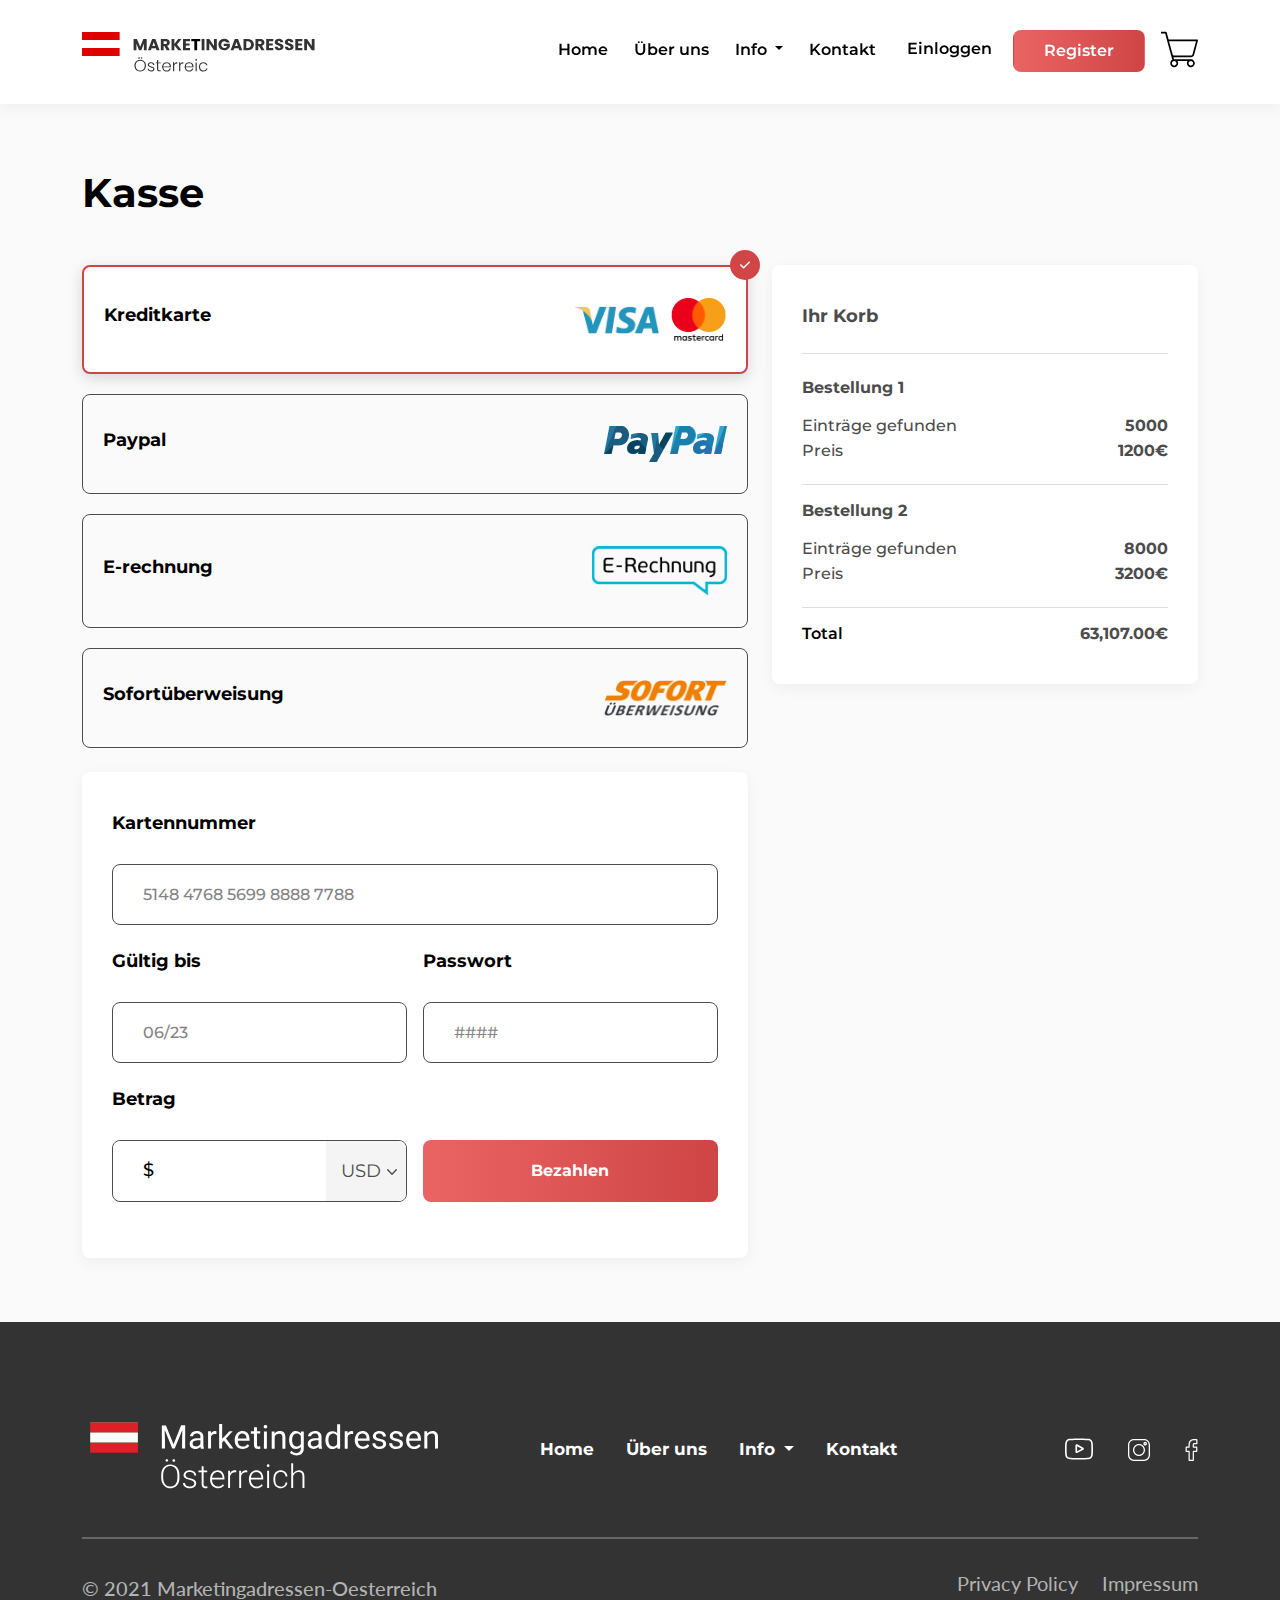
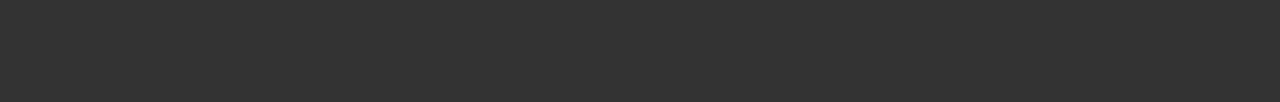
<file: pages/payment.html>
<html lang="de">

     <head>
          <!-- Meta Tags -->
          <meta charset="UTF-8">
          <meta http-equiv="X-UA-Compatible" content="IE=edge">
          <meta name="viewport" content="width=device-width, initial-scale=1.0">
          <meta name="description"
               content="Kaufen Sie jetzt topaktuelle Firmenadressen. Ohne Selektionspauschale und Mindestbestellwert">
          <meta name="keywords" content="marketing, Website , Deutschland , gadressen ">

          <!-- Bootstrap CSS -->
          <link rel="stylesheet" href="../css/bootstrap.min.css">

          <!-- Main Style -->
          <link rel="stylesheet" href="../css/style.css">
          <title>MARKETING GADRESSEN - DEUTSCHLAND - Payment</title>
     </head>

     <body>
          <!-- Start NavBar -->

          <nav class="navbar navbar-expand-lg py-4 position-fixed w-100">
               <div class="container">
                    <a class="navbar-brand pb-0" href="../index.html">
                         <img src="../assets/imges/Logo austria - white2.svg" alt="Logo img" class="img-fluid"
                              width="100%" height="100%">
                    </a>
                    <button class="navbar-toggler" type="button" data-bs-toggle="collapse"
                         data-bs-target="#navbarSupportedContent" aria-controls="navbarSupportedContent"
                         aria-expanded="false" aria-label="Toggle navigation">
                         <i class="fas fa-bars"></i>
                    </button>
                    <div class="collapse navbar-collapse" id="navbarSupportedContent">
                         <ul class="navbar-nav">
                              <li class="nav-item">
                                   <a class="nav-link" href="../index.html">Home</a>
                              </li>
                              <li class="nav-item">
                                   <a class="nav-link" href="#">Über uns</a>
                              </li>
                              <li class="nav-item dropdown">
                                   <a class="nav-link dropdown-toggle" href="#" id="navbarDropdown" role="button"
                                        data-bs-toggle="dropdown" aria-expanded="false">
                                        Info
                                   </a>
                                   <ul class="dropdown-menu" aria-labelledby="navbarDropdown">
                                        <li><a class="dropdown-item" href="#">Action</a></li>
                                        <li><a class="dropdown-item" href="#">Another action</a></li>
                                        <li><a class="dropdown-item" href="#">Something else here</a></li>
                                   </ul>
                              </li>
                              <li class="nav-item">
                                   <a class="nav-link" href="#">Kontakt</a>
                              </li>
                         </ul>
                         <div class="me-md-3 authentication-btn">
                              <div class="sign-in me-2">
                                   <a href="sign-in.html">
                                        <button class="btn sign-in-btn">Einloggen</button>
                                   </a>
                              </div>
                              <div class="sign-up">
                                   <a href="sign-up.html">
                                        <button class="btn sign-up-btn">Register</button>
                                   </a>
                              </div>
                         </div>
                         <div class="shopping-cart">
                              <a href="./shopping.html">
                                   <img src="../assets/icons/shop icon black.svg" alt="Shopping icon">
                              </a>
                         </div>
                    </div>
               </div>

          </nav>

          <!-- End NavBar -->


          <!-- Start Main Section -->

          <main>
               <!-- Start Payment Section -->
               <section id="payment" class="pt-5">
                    <div class="container py-5">
                         <div class="section-titel mt-5 pt-4">
                              <h1 class="titel">Kasse</h1>
                         </div>
                         <div class="row mt-5 mb-3">
                              <div class="col-md-7">
                                   <div class="payment-choose mb-4">
                                        <div
                                             class="payment-item activate d-flex justify-content-between align-items-center">
                                             <h4 class="titel-item">
                                                  Kreditkarte
                                             </h4>
                                             <div class="imges-payment">
                                                  <img src="../assets/imges/payment/visa.png" class="me-2"
                                                       alt="visa img" width="84.12px" height="29.68px">
                                                  <img src="../assets/imges/payment/Mastercard-logo 1.png"
                                                       alt="mastercard img" width="54.58px" height="42.76px">
                                             </div>
                                        </div>
                                        <div class="payment-item d-flex justify-content-between align-items-center">
                                             <h4 class="titel-item">
                                                  Paypal
                                             </h4>
                                             <img src="../assets/imges/payment/paypal.png" alt="paypal img"
                                                  width="123px" height="36px">
                                        </div>
                                        <div class="payment-item d-flex justify-content-between align-items-center">
                                             <h4 class="titel-item">
                                                  E-rechnung
                                             </h4>
                                             <img src="../assets/imges/payment/erechnung 1.png" alt="erechnung img"
                                                  width="135px" height="50px">
                                        </div>
                                        <div class="payment-item d-flex justify-content-between align-items-center">
                                             <h4 class="titel-item">
                                                  Sofortüberweisung
                                             </h4>
                                             <img src="../assets/imges/payment/Sofortüberweisung_Logo 1.png"
                                                  alt="Sofortüberweisung img" width="123px" height="36px">
                                        </div>
                                   </div>
                                   <div class="card-number">
                                        <form id="form-card-number">
                                             <div class="input-item-payment w-100 ">
                                                  <labal for="number-card-input" class="titel">Kartennummer</labal>
                                                  <input id="number-card-input" type="text"
                                                       placeholder="5148 4768 5699 8888 7788">
                                             </div>
                                             <div class="d-flex justify-content-between align-items-center">
                                                  <div class="input-item-payment me-3">
                                                       <labal for="data-input" class="titel">Gültig bis</labal>
                                                       <input id="data-input" type="text" placeholder="06/23">
                                                  </div>
                                                  <div class="input-item-payment">
                                                       <labal for="password-input" class="titel">Passwort</labal>
                                                       <input id="password-input" type="password" placeholder="####">
                                                  </div>
                                             </div>
                                             <label for="input-currency" class="titel">Betrag</label>
                                             <div class="input-item-payment w-100 d-flex justify-content-center align-items-center">
                                                  <div class="select-currency  me-3 d-flex align-items-center justify-content-center w-50">
                                                       <input type="text" value="$" placeholder="betragen" id="input-currency" class="mb-0">
                                                       <select name="currency" id="currency">
                                                            <option value="USD">USD</option>
                                                            <option value="EUR">EUR</option>
                                                       </select>
                                                  </div>
                                                  <button type="submit" class="submit-card-number">Bezahlen</button>
                                             </div>
                                        </form>
                                   </div>
                              </div>
                              <div class="col-md-5">
                                   <aside id="sidebar-shopping">
                                        <div class="titel-card">
                                             <h2>Ihr Korb</h2>
                                        </div>
                                        <hr>
                                        <div class="order pt-2">
                                             <h3 class="titel-order">Bestellung 1</h3>
                                             <ul class="list-order">
                                                  <li class="item-list">
                                                       <div
                                                            class="item-list-details d-flex justify-content-between align-content-center">
                                                            <span class="entries">Einträge gefunden</span>
                                                            <span class="number">5000</span>
                                                       </div>
                                                  </li>
                                                  <li class="item-list">
                                                       <div
                                                            class="item-list-details d-flex justify-content-between align-content-center">
                                                            <span class="titel-preis">Preis</span>
                                                            <span class="preis">1200€</span>
                                                       </div>
                                                  </li>
                                             </ul>
                                        </div>
                                        <hr>
                                        <div class="order">
                                             <h3 class="titel-order">Bestellung 2</h3>
                                             <ul class="list-order">
                                                  <li class="item-list">
                                                       <div
                                                            class="item-list-details  d-flex justify-content-between align-content-center">
                                                            <span class="entries">Einträge gefunden</span>
                                                            <span class="number">8000</span>
                                                       </div>
                                                  </li>
                                                  <li class="item-list">
                                                       <div
                                                            class="item-list-details d-flex justify-content-between align-content-center">
                                                            <span class="titel-preis">Preis</span>
                                                            <span class="preis-details">3200€</span>
                                                       </div>
                                                  </li>
                                             </ul>
                                        </div>
                                        <hr>
                                        <div class="totel-price d-flex justify-content-between align-content-center">
                                             <span class="titel">Total</span>
                                             <span class="price-tot">63,107.00€</span>
                                        </div>
                                   </aside>
                              </div>
                         </div>
                    </div>
               </section>
               <!-- End Payment Section -->
          </main>

          <!-- End Main Section -->

          <!-- Start Footer Section -->

          <footer class="py-5">
               <div class="container pt-5 pb-4">
                    <nav class="navbar-footer row justify-content-between align-items-center pb-4">
                         <div class="col-md-4">
                              <a href="../index.html">
                                   <img src="../assets/imges/logo footer.svg" alt="logo Footer" width="100%"
                                        height="100%">
                              </a>
                         </div>
                         <div class="col-md-5">
                              <ul
                                   class="navbar-footer-list list-unstyled d-flex justify-content-md-end align-items-center text-center">
                                   <li class="nav-item-footer">
                                        <a class="nav-link" href="../index.html">Home</a>
                                   </li>
                                   <li class="nav-item-footer">
                                        <a class="nav-link" href="#">Über uns</a>
                                   </li>
                                   <li class="nav-item-footer dropdown">
                                        <a class="nav-link dropdown-toggle" href="#" id="navbarDropdown" role="button"
                                             data-bs-toggle="dropdown" aria-expanded="false">
                                             Info
                                        </a>
                                        <ul class="dropdown-menu" aria-labelledby="navbarDropdown">
                                             <li><a class="dropdown-item" href="#">Action</a></li>
                                             <li><a class="dropdown-item" href="#">Another action</a></li>
                                             <li><a class="dropdown-item" href="#">Something else here</a></li>
                                        </ul>
                                   </li>
                                   <li class="nav-item-footer">
                                        <a class="nav-link" href="#">Kontakt</a>
                                   </li>
                              </ul>
                         </div>
                         <div class="col-md-3">
                              <ul class="social d-flex justify-content-md-end align-items-center list-unstyled ">
                                   <li class="icon-social">
                                        <a href="#">
                                             <img src="../assets/icons/youtube icon.svg" alt="youtube icon social media"
                                                  width="100%" height="100%">
                                        </a>
                                   </li>
                                   <li class="icon-social">
                                        <a href="#">
                                             <img src="../assets/icons/instagram icon.svg"
                                                  alt="instagram icon social media" width="100%" height="100%">
                                        </a>

                                   </li>
                                   <li class="icon-social">
                                        <a href="#">
                                             <img src="../assets/icons/Facebook icon.svg"
                                                  alt="Facebook icon social media" width="100%" height="100%">
                                        </a>
                                   </li>
                              </ul>
                         </div>
                    </nav>
                    <hr class="hr">
                    <div class="copyright-footer py-3">
                         <div class="copyright-content d-flex justify-content-between align-items-center">
                              <h2 class="copyright-company">
                                   © 2021 marketingadressen-oesterreich
                              </h2>
                              <ul class="copyright-links list-unstyled d-flex align-items-center">
                                   <li class="link me-4"><a href="#">Privacy policy</a></li>
                                   <li class="link"><a href="#">Impressum</a></li>
                              </ul>
                         </div>
                    </div>
               </div>
          </footer>

          <!-- End Footer Section -->

          <!-- Bootstrap JS -->
          <script src="../js/bootstrap.bundle.min.js"></script>

          <!-- Main JS -->
          <script src="../js/payment.js"></script>

     </body>

</html>
</file>
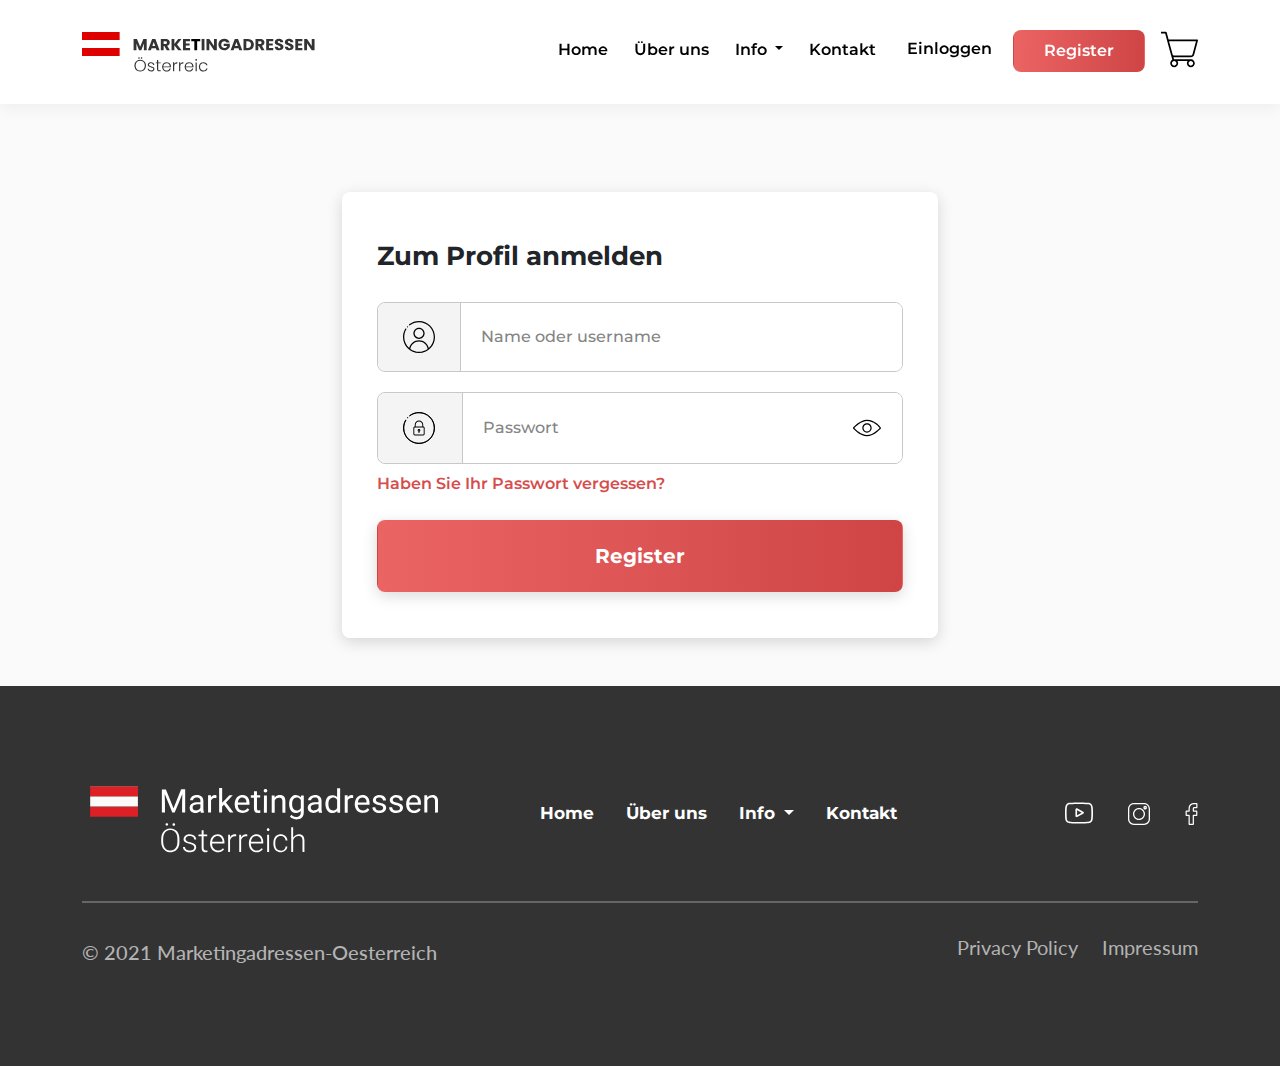
<file: pages/sign-in.html>
<!DOCTYPE html>
<html lang="de">

     <head>
          <!-- Meta TAGs -->
          <meta charset="UTF-8">
          <meta http-equiv="X-UA-Compatible" content="IE=edge">
          <meta name="viewport" content="width=device-width, initial-scale=1.0">
          <meta name="description"
               content="Kaufen Sie jetzt topaktuelle Firmenadressen. Ohne Selektionspauschale und Mindestbestellwert">
          <meta name="keywords" content="marketing, Website , Deutschland , gadressen ">

          <!-- Bootstrap CSS -->
          <link rel="stylesheet" href="../css/bootstrap.min.css">

          <!-- Main Style -->
          <link rel="stylesheet" href="../css/style.css">

          <title>MARKETING GADRESSEN - DEUTSCHLAND - Sign In</title>
     </head>

     <body>
          <!-- Start NavBar -->
          <nav class="navbar navbar-expand-lg py-4 position-fixed w-100">
               <div class="container">
                    <a class="navbar-brand pb-0" href="../index.html">
                         <img src="../assets/imges/Logo austria - white2.svg" alt="Logo img" class="img-fluid"
                              width="100%" height="100%">
                    </a>
                    <button class="navbar-toggler" type="button" data-bs-toggle="collapse"
                         data-bs-target="#navbarSupportedContent" aria-controls="navbarSupportedContent"
                         aria-expanded="false" aria-label="Toggle navigation">
                         <i class="fas fa-bars"></i>
                    </button>
                    <div class="collapse navbar-collapse" id="navbarSupportedContent">
                         <ul class="navbar-nav">
                              <li class="nav-item">
                                   <a class="nav-link" href="../index.html">Home</a>
                              </li>
                              <li class="nav-item">
                                   <a class="nav-link" href="#">Über uns</a>
                              </li>
                              <li class="nav-item dropdown">
                                   <a class="nav-link dropdown-toggle" href="#" id="navbarDropdown" role="button"
                                        data-bs-toggle="dropdown" aria-expanded="false">
                                        Info
                                   </a>
                                   <ul class="dropdown-menu" aria-labelledby="navbarDropdown">
                                        <li><a class="dropdown-item" href="#">Action</a></li>
                                        <li><a class="dropdown-item" href="#">Another action</a></li>
                                        <li><a class="dropdown-item" href="#">Something else here</a></li>
                                   </ul>
                              </li>
                              <li class="nav-item">
                                   <a class="nav-link" href="#">Kontakt</a>
                              </li>
                         </ul>
                         <div class="me-md-3 authentication-btn">
                              <div class="sign-in me-2">
                                   <a href="sign-in.html">
                                        <button class="btn sign-in-btn">Einloggen</button>
                                   </a>
                              </div>
                              <div class="sign-up">
                                   <a href="sign-up.html">
                                        <button class="btn sign-up-btn">Register</button>
                                   </a>
                              </div>
                         </div>
                         <div class="shopping-cart">
                              <a href="./shopping.html">
                                   <img src="../assets/icons/shop icon black.svg" alt="Shopping icon">
                              </a>
                         </div>
                    </div>
               </div>

          </nav>

          <!-- End NavBar -->

          <!-- Start MAin Sections -->
          
          <main>
               <section id="sign-in-form" class="py-5">
                    <div class="container mt-5">
                         <div class="row align-items-center justify-content-center pt-5">
                              <div class="col-md-7">
                                   <form id="form-in" class="mt-5 pt-5">
                                        <h1 class="title-form">Zum Profil anmelden</h1>
                                        <div class="input-item">
                                             <span class="icon-input" aria-label="user Icon">
                                                  <img src="../assets/icons/user-icon.svg" width="32px" height="32px" alt="User Icon">
                                             </span>
                                             <input type="text" placeholder="Name oder username" autocomplete="off" id="input-name-in">
                                        </div>
                                        <div class="input-item mb-2">
                                             <span class="icon-input">
                                                  <img src="../assets/icons/passw icon.svg" alt="Password Icon">
                                             </span>
                                             <input type="password" placeholder="Passwort" class="input-password"  id="input-pass-in">
                                             <button class="pass-icon btn p-0" type="button">
                                                  <img src="../assets/icons/visibility pass.svg" alt="pass visibility">
                                             </button>
                                        </div>
                                        <a class="forget-pass" href="#">Haben Sie Ihr Passwort vergessen?</a>
                                        <div class="submit-form mt-4">
                                             <button type="submit" aria-label="Submit Form"
                                                  class="submit-in btn mb-3">Register</button>
                                        </div>
                                   </form>
                              </div>
                         </div>
                    </div>
               </section>
          </main>
          <!-- End MAin Sections -->


          <!-- Start Footer Section -->

          <footer class="py-5">
               <div class="container pt-5 pb-4">
                    <nav class="navbar-footer row justify-content-between align-items-center pb-4">
                         <div class="col-md-4">
                              <a href="../index.html">
                                   <img src="../assets/imges/logo footer.svg" alt="logo Footer" width="100%"
                                        height="100%">
                              </a>
                         </div>
                         <div class="col-md-5">
                              <ul
                                   class="navbar-footer-list list-unstyled d-flex justify-content-md-end align-items-center text-center">
                                   <li class="nav-item-footer">
                                        <a class="nav-link" href="../index.html">Home</a>
                                   </li>
                                   <li class="nav-item-footer">
                                        <a class="nav-link" href="#">Über uns</a>
                                   </li>
                                   <li class="nav-item-footer dropdown">
                                        <a class="nav-link dropdown-toggle" href="#" id="navbarDropdown" role="button"
                                             data-bs-toggle="dropdown" aria-expanded="false">
                                             Info
                                        </a>
                                        <ul class="dropdown-menu" aria-labelledby="navbarDropdown">
                                             <li><a class="dropdown-item" href="#">Action</a></li>
                                             <li><a class="dropdown-item" href="#">Another action</a></li>
                                             <li><a class="dropdown-item" href="#">Something else here</a></li>
                                        </ul>
                                   </li>
                                   <li class="nav-item-footer">
                                        <a class="nav-link" href="#">Kontakt</a>
                                   </li>
                              </ul>
                         </div>
                         <div class="col-md-3">
                              <ul class="social d-flex justify-content-md-end align-items-center list-unstyled ">
                                   <li class="icon-social">
                                        <a href="#">
                                             <img src="../assets/icons/youtube icon.svg" alt="youtube icon social media"
                                                  width="100%" height="100%">
                                        </a>
                                   </li>
                                   <li class="icon-social">
                                        <a href="#">
                                             <img src="../assets/icons/instagram icon.svg"
                                                  alt="instagram icon social media" width="100%" height="100%">
                                        </a>

                                   </li>
                                   <li class="icon-social">
                                        <a href="#">
                                             <img src="../assets/icons/Facebook icon.svg"
                                                  alt="Facebook icon social media" width="100%" height="100%">
                                        </a>
                                   </li>
                              </ul>
                         </div>
                    </nav>
                    <hr class="hr">
                    <div class="copyright-footer py-3">
                         <div class="copyright-content d-flex justify-content-between align-items-center">
                              <h2 class="copyright-company">
                                   © 2021 marketingadressen-oesterreich
                              </h2>
                              <ul class="copyright-links list-unstyled d-flex align-items-center">
                                   <li class="link me-4"><a href="#">Privacy policy</a></li>
                                   <li class="link"><a href="#">Impressum</a></li>
                              </ul>
                         </div>
                    </div>
               </div>
          </footer>

          <!-- End Footer Section -->

          <!-- Bootstrap JS -->
          <script src="../js/bootstrap.bundle.min.js"></script>

          <!-- Main JS -->
          <script src="../js/sign-in.js"></script>
     </body>

</html>
</file>
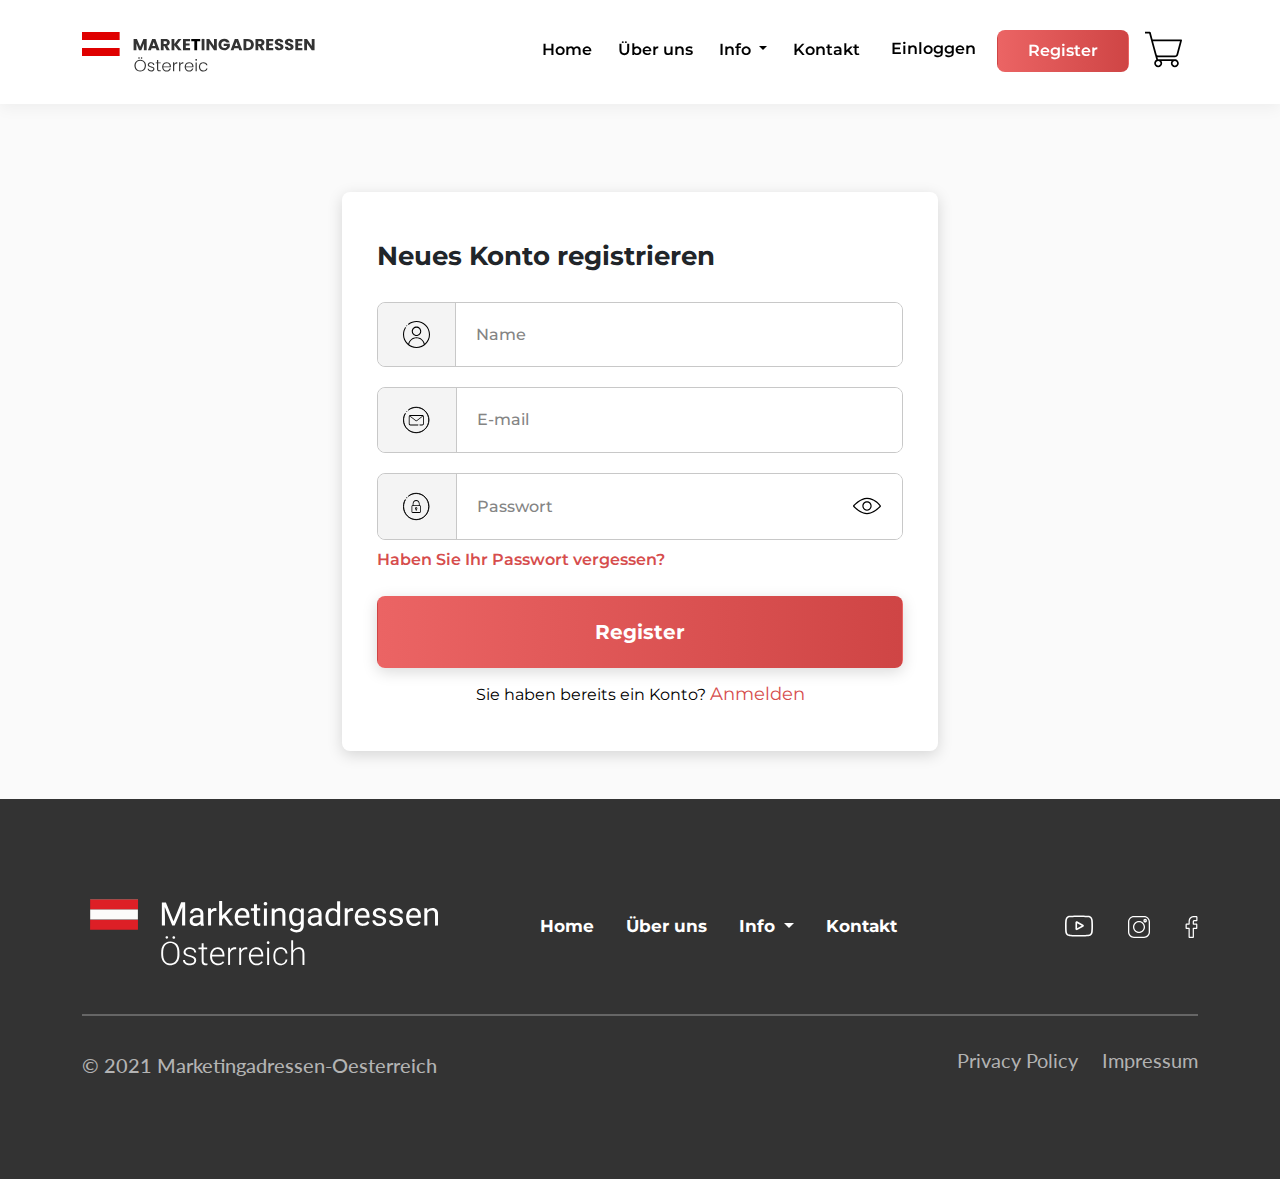
<file: pages/sign-up.html>
<!DOCTYPE html>
<html lang="de">

     <head>
          <!-- Meta TAGs -->
          <meta charset="UTF-8">
          <meta http-equiv="X-UA-Compatible" content="IE=edge">
          <meta name="viewport" content="width=device-width, initial-scale=1.0">
          <meta name="description"
               content="Kaufen Sie jetzt topaktuelle Firmenadressen. Ohne Selektionspauschale und Mindestbestellwert">
          <meta name="keywords" content="marketing, Website , Deutschland , gadressen ">

          <!-- Bootstrap CSS -->
          <link rel="stylesheet" href="../css/bootstrap.min.css">

          <!-- Main Style -->
          <link rel="stylesheet" href="../css/style.css">

          <title>MARKETING GADRESSEN - DEUTSCHLAND - Sign Up</title>
     </head>

     <body>
          <!-- Start NavBar -->

          <nav class="navbar navbar-expand-lg py-4 position-fixed w-100">
               <div class="container">
                    <a class="navbar-brand pb-0" href="../index.html">
                         <img src="../assets/imges/Logo austria - white2.svg" alt="Logo img" class="img-fluid"
                              width="100%" height="100%">
                    </a>
                    <button class="navbar-toggler" type="button" data-bs-toggle="collapse"
                         data-bs-target="#navbarSupportedContent" aria-controls="navbarSupportedContent"
                         aria-expanded="false" aria-label="Toggle navigation">
                         <i class="fas fa-bars"></i>
                    </button>
                    <div class="collapse navbar-collapse" id="navbarSupportedContent">
                         <ul class="navbar-nav">
                              <li class="nav-item">
                                   <a class="nav-link" href="../index.html">Home</a>
                              </li>
                              <li class="nav-item">
                                   <a class="nav-link" href="#">Über uns</a>
                              </li>
                              <li class="nav-item dropdown">
                                   <a class="nav-link dropdown-toggle" href="#" id="navbarDropdown" role="button"
                                        data-bs-toggle="dropdown" aria-expanded="false">
                                        Info
                                   </a>
                                   <ul class="dropdown-menu" aria-labelledby="navbarDropdown">
                                        <li><a class="dropdown-item" href="#">Action</a></li>
                                        <li><a class="dropdown-item" href="#">Another action</a></li>
                                        <li><a class="dropdown-item" href="#">Something else here</a></li>
                                   </ul>
                              </li>
                              <li class="nav-item">
                                   <a class="nav-link" href="#">Kontakt</a>
                              </li>
                         </ul>
                         <div class="me-md-3 authentication-btn">
                              <div class="sign-in me-2">
                                   <a href="sign-in.html">
                                        <button class="btn sign-in-btn">Einloggen</button>
                                   </a>
                              </div>
                              <div class="sign-up">
                                   <a href="sign-up.html">
                                        <button class="btn sign-up-btn">Register</button>
                                   </a>
                              </div>
                              <div class="shopping-cart ms-3 mt-1">
                                   <a href="./shopping.html">
                                        <img src="../assets/icons/shop icon black.svg" alt="Shopping icon">
                                   </a>
                              </div>
                         </div>
                    </div>
               </div>

          </nav>

          <!-- End NavBar -->


          <!-- Start MAin Sections -->

          <main>
               <section id="sign-up-form" class="py-5">
                    <div class="container mt-5">
                         <div class="row align-items-center justify-content-center pt-5">
                              <div class="col-md-7">
                                   <form id="form-up" class="mt-5 pt-5">
                                        <h1 class="title-form">Neues Konto registrieren</h1>
                                        <div class="input-item">
                                             <span class="icon-input" aria-label="user Icon">
                                                  <img src="../assets/icons/user-icon.svg" width="100%" height="100%"
                                                       alt="User Icon">
                                             </span>
                                             <input type="text" placeholder="Name" autocomplete="off"
                                                  id="input-name-up">
                                        </div>
                                        <div class="input-item">
                                             <span class="icon-input">
                                                  <img src="../assets/icons/mail icon.svg" width="100%" height="100%"
                                                       alt="E-mail Icon">
                                             </span>
                                             <input type="text" placeholder="E-mail" autocomplete="off"
                                                  id="input-email-up">
                                        </div>
                                        <div class="input-item mb-2">
                                             <span class="icon-input">
                                                  <img src="../assets/icons/passw icon.svg" width="100%" height="100%"
                                                       alt="Password Icon">
                                             </span>
                                             <input type="password" placeholder="Passwort" class="input-password"
                                                  id="input-pass-up">
                                             <button class="pass-icon btn p-0" type="button">
                                                  <img src="../assets/icons/visibility pass.svg" width="100%"
                                                       height="100%" alt="pass visibility">
                                             </button>
                                        </div>
                                        <a class="forget-pass" href="#">Haben Sie Ihr Passwort vergessen?</a>
                                        <div class="submit-form mt-4">
                                             <button type="submit" aria-label="Submit Form"
                                                  class="submit-up btn mb-3">Register</button>
                                             <p>Sie haben bereits ein Konto? <a href="./sign-in.html">Anmelden</a></p>
                                        </div>
                                   </form>
                              </div>
                         </div>
                    </div>
               </section>
          </main>
          <!-- End MAin Sections -->

          <!-- Start Footer Section -->
          <footer class="py-5">
               <div class="container pt-5 pb-4">
                    <nav class="navbar-footer row justify-content-between align-items-center pb-4">
                         <div class="col-md-4">
                              <a href="../index.html">
                                   <img src="../assets/imges/logo footer.svg" alt="logo Footer" width="100%"
                                        height="100%">
                              </a>
                         </div>
                         <div class="col-md-5">
                              <ul
                                   class="navbar-footer-list list-unstyled d-flex justify-content-md-end align-items-center text-center">
                                   <li class="nav-item-footer">
                                        <a class="nav-link" href="../index.html">Home</a>
                                   </li>
                                   <li class="nav-item-footer">
                                        <a class="nav-link" href="#">Über uns</a>
                                   </li>
                                   <li class="nav-item-footer dropdown">
                                        <a class="nav-link dropdown-toggle" href="#" id="navbarDropdown" role="button"
                                             data-bs-toggle="dropdown" aria-expanded="false">
                                             Info
                                        </a>
                                        <ul class="dropdown-menu" aria-labelledby="navbarDropdown">
                                             <li><a class="dropdown-item" href="#">Action</a></li>
                                             <li><a class="dropdown-item" href="#">Another action</a></li>
                                             <li><a class="dropdown-item" href="#">Something else here</a></li>
                                        </ul>
                                   </li>
                                   <li class="nav-item-footer">
                                        <a class="nav-link" href="#">Kontakt</a>
                                   </li>
                              </ul>
                         </div>
                         <div class="col-md-3">
                              <ul class="social d-flex justify-content-md-end align-items-center list-unstyled ">
                                   <li class="icon-social">
                                        <a href="#">
                                             <img src="../assets/icons/youtube icon.svg" alt="youtube icon social media"
                                                  width="100%" height="100%">
                                        </a>
                                   </li>
                                   <li class="icon-social">
                                        <a href="#">
                                             <img src="../assets/icons/instagram icon.svg"
                                                  alt="instagram icon social media" width="100%" height="100%">
                                        </a>

                                   </li>
                                   <li class="icon-social">
                                        <a href="#">
                                             <img src="../assets/icons/Facebook icon.svg"
                                                  alt="Facebook icon social media" width="100%" height="100%">
                                        </a>
                                   </li>
                              </ul>
                         </div>
                    </nav>
                    <hr class="hr">
                    <div class="copyright-footer py-3">
                         <div class="copyright-content d-flex justify-content-between align-items-center">
                              <h2 class="copyright-company">
                                   © 2021 marketingadressen-oesterreich
                              </h2>
                              <ul class="copyright-links list-unstyled d-flex align-items-center">
                                   <li class="link me-4"><a href="#">Privacy policy</a></li>
                                   <li class="link"><a href="#">Impressum</a></li>
                              </ul>
                         </div>
                    </div>
               </div>
          </footer>

          <!-- End Footer Section -->

          <!-- Bootstrap JS -->
          <script src="../js/bootstrap.bundle.min.js"></script>

          <!-- Main JS -->
          <script src="../js/sign-up.js"></script>
     </body>

</html>
</file>
<file: css/style.css>
/* Google Fonts */
@import url('https://fonts.googleapis.com/css2?family=Montserrat:wght@300;400;600;700;900&display=swap');
@import url('https://fonts.googleapis.com/css2?family=Lato:wght@400;700&display=swap');

/* Global */
body {
     font-family: 'Montserrat', 'Lato', sans-serif;
     background-color: #FAFAFA;
}

.clearfix {
     clear: both;
}

/* Start NavBar Style */
.navbar {
     background-color: #FFF;
     box-shadow: 0px 4px 15px rgba(0, 0, 0, 0.05);
     position: absolute;
     width: 100%;
     z-index: 9999;
}

.navbar-toggler {
     border: none;
}

.navbar-toggler:focus {
     box-shadow: none;
}

.navbar-toggler .fa-bars.mina-page {
     color: #FFF;
}

.navbar-toggler .fa-bars {
     color: #000;
     font-size: 30px;
     padding-bottom: 6px;
}

.navbar-expand-lg .navbar-collapse {
     padding-bottom: 5px;
     flex-grow: 0;
}

.navbar-collapse .navbar-nav .nav-item .nav-link {
     color: #000;
     font-weight: 600;
     line-height: 20px;
     font-size: 16px;

}

.navbar-collapse .navbar-nav .nav-item .nav-link.nav-link-main {
     color: #FFF;
}

.dropdown .dropdown-menu.main {
     background-color: rgba(250, 250, 250, 0.95);

}

.dropdown .dropdown-menu {
     background-color: #D95555;
}

.dropdown-menu.main.show {
     background: transparent;
     border: none;
}

.dropdown-item {
     color: #FFF;
     font-size: 16px;
     font-weight: 500;
}

.dropdown-item.main:hover, .dropdown-item.main:active {
     background-color: #EB6464;
     color: #FFF;
}

.dropdown-item:hover, .dropdown-item:active {
     background-color: #FFF;
     color: #EB6464;
}

.navbar-collapse .navbar-nav .nav-item {
     margin-right: 10px;
}

.authentication-btn {
     display: flex;
}

.authentication-btn .sign-up a .sign-up-btn, .authentication-btn .sign-in a .sign-in-btn.nav-link-main {
     color: #FFF;
     font-weight: 600;
     font-size: 16px;
     line-height: 20px;
     text-transform: capitalize;
     padding: 10px 30px;
     margin-top: 3px;
}

.authentication-btn .sign-in a .sign-in-btn {
     color: #000;
     font-weight: 600;
     margin-top: 3px;
}

.authentication-btn .sign-up a .sign-up-btn {
     background: linear-gradient(90.24deg, #EB6464 0.2%, #CF4545 99.83%);
     border-radius: 8px;
     color: #FFF;
     transition: all 0.3s;
}

.authentication-btn .sign-up a .sign-up-btn:hover {
     background: linear-gradient(90.24deg, #DA5656 0.2%, #AF2727 99.83%);
}

.authentication-btn .sign-up a .sign-up-btn:active {
     background-color: #B32B2B;
}

.authentication-btn .sign-in a .sign-in-btn:focus {
     box-shadow: 0 0 0 0.15rem #EB6464;
}

/* Start Footer Section */
footer {
     background-color: #333333;
}

footer .hr {
     height: 2px;
     background-color: #FFF;
}


.navbar-footer-list .nav-item-footer .nav-link {
     font-weight: bold;
     font-size: 17px;
     line-height: 20px;
     color: #FFF;
}

.navbar-footer .social .icon-social {
     margin-left: 35px;
}

footer .copyright-footer .copyright-company {
     font-size: 20px;
     line-height: 24px;
     text-transform: capitalize;
     color: #B3B3B3;
     font-family: Lato;
}

footer .copyright-footer .copyright-links .link a {
     font-family: Lato;
     font-size: 20px;
     line-height: 24px;
     text-transform: capitalize;
     color: #B2B2B2;
     text-decoration: none;
}

/* ###################################################################################### */


/* Start Style Index.html */

/* Start Section wallpaper */

#wallpaper {
     background-image: url(../assets/imges/Rectangle-2.webp);
     background-position: center center;
     background-size: cover;
     height: 70vh;
}

#wallpaper .layer {
     width: 100%;
     height: 70vh;
     position: absolute;
     z-index: 1;
     top: 0;
     right: 0;
     left: 0;
     bottom: 0;
     background: linear-gradient(180deg, rgba(0, 0, 0, 0.154) 0%, rgba(0, 0, 0, 0.3) 100%);
}

#wallpaper .row {
     height: 70vh;
}

#wallpaper .content-section {
     z-index: 3;
}

#wallpaper .content-section h1 {
     color: #FFF;
     font-weight: bold;
     font-size: 40px;
     line-height: 49px;
     text-align: center;
     text-transform: capitalize;
}

/* End Section wallpaper */

/* #################################### */

/* Start Section Tabs */
#tabs .tabs-titel .titel {
     font-family: Montserrat;
     font-weight: bold;
     font-size: 40px;
     line-height: 49px;
     color: #000000;
}

#tabs .tabs-titel .titel>.custam-titel {
     display: block;
     color: #FC5D5D;
}

#tabs .col-md-5, #shopping-card .col-md-5, #check-out .col-md-5, #payment .col-md-5 {
     width: 39.5%;
}

#tabs .col-md-7, #shopping-card .col-md-7, #check-out .col-md-7, #payment .col-md-7 {
     width: 60.5%;
}

#tabs #tabs-list {
     display: flex;
     justify-content: space-around;
     align-items: center;
     list-style: none outside;
     padding: 0;
     background: #F4F4F4;
     border-radius: 8px;
}

#tabs #tabs-list .item-tabs {
     padding: 16px 21px;
     display: flex;
     justify-content: center;
     align-items: center;
     position: relative;
     cursor: pointer;
     font-weight: bold;
     font-size: 16px;
     line-height: 20px;
     text-align: center;
     text-transform: capitalize;
     color: #4C4C4C;
     transition: all 0.7s;
}

#tabs #tabs-list .item-tabs.activate {
     background: #FFFFFF;
     border-radius: 8px;
     border: none;
     position: relative;
     box-shadow: 0px -15px 30px rgb(0 0 0 / 5%);
     transition: 0.5s all;
}

#tabs #tabs-list .item-tabs.activate::after {
     position: absolute;
     content: "";
     width: 50px;
     height: 50px;
     background-color: #FFF;
     transform: rotate(45deg);
     top: 33%;
     z-index: -1;
     border-radius: 8px;
     box-shadow: 0px 0px 36px rgba(0, 0, 0, 0.05);

}

#tabs #tabs-list .item-tabs.activate::before {
     width: 0;
}



#tabs #tabs-list .item-tabs img {
     margin-right: 10px;
}

#tabs .content-tabs {
     margin-top: 35px;
}

#tabs .content-tabs>div:not(:first-child) {
     display: none;
}

.content-tabs .branch {
     transition: all 1s all;
}

.content-tabs .branch .search-branch input {
     width: 100%;
     padding: 15px 20px;
     border-radius: 8px;
     border: none;
     box-shadow: 0px 4px 15px rgba(0, 0, 0, 0.05);
}

.content-tabs .branch .card-branch {
     border-radius: 8px 8px 0px 0px;
     background: #FFFFFF;
     box-shadow: 0px 4px 15px rgba(0, 0, 0, 0.05);
     border-radius: 8px;
     margin-bottom: 20px;
     transition: all 0.5s;
}

.content-tabs .branch .card-branch.activate {
     box-shadow: 0px 4px 15px rgba(0, 0, 0, 0.15);
}

.content-tabs .branch .card-branch .body-card {
     padding: 20px;
}

.content-tabs .branch .card-branch .body-card .titel {
     font-weight: 700;
     font-size: 18px;
     line-height: 24px;
     margin-bottom: 5px;
     color: #4D4D4D;
     display: block;
}

.content-tabs .branch .card-branch.activate .body-card {
     border-top: 3px solid #E55E5E;
     padding: 17px 20px 20px 20px;
}

.content-tabs .branch .card-branch .body-card .desc {
     font-style: normal;
     font-weight: 300;
     font-size: 14px;
     line-height: 17px;
     color: #575757;
     margin-bottom: 10px;
}

.content-tabs .branch .card-branch .body-card input {
     width: 19px;
     height: 19px;
     border-radius: 50%;
     background-color: #EEEEEE;
     appearance: none;
     display: flex;
     justify-content: center;
     align-items: center;
     cursor: pointer;
     padding: 2px;
     margin-top: 2px;
}

.content-tabs .branch .card-branch .body-card input:checked {
     content: url(../assets/icons/circal\ checkbox.svg);
     border: none;
}

.content-tabs .company-size {
     background: #FFFFFF;
     box-shadow: 0px 4px 15px rgba(0, 0, 0, 0.05);
     border-radius: 8px;
     padding: 40px 30px;
}

.content-tabs .company-size .titel {
     font-weight: 700;
     font-size: 20px;
     line-height: 24px;
     text-transform: capitalize;
     margin-bottom: 30px;
     color: #4D4D4D;
}

.content-tabs .company-size .company-group {
     border: 1px solid #4C4C4C;
     border-radius: 8px;
     padding: 10px;
     text-align: center;
     cursor: pointer;
}

.content-tabs .company-size .company-group.activate {
     border: 2px solid #D04646;
     position: relative;
     box-shadow: 0px 4px 15px rgba(0, 0, 0, 0.15);

}

.content-tabs .company-size .company-group.activate::after {
     content: url(../assets/icons/Check.svg);
     position: absolute;
     top: -12px;
     right: -14px;
     width: 26px;
     height: 26px;
     border-radius: 50%;
     background-color: #D04646;
}

.content-tabs .company-size .company-group .size-group-titel {
     font-weight: bold;
     font-size: 15px;
     line-height: 20px;
     text-align: center;
     text-transform: capitalize;
     color: #4C4C4C;
     padding: 10px 0;

}

/* Side Bar */
#sidebar .address-prices, #sidebar .address-limit, #sidebar .companies, #sidebar-shopping, #shopping-card .erhalt-shopping, #check-out .buy-without-registration, #payment .card-number, .feature .range, .feature .legal-form, .content-locaation .map, .content-locaation .postcode, .content-locaation .list .federal-states {
     background: #FFFFFF;
     box-shadow: 0px 4px 15px rgba(0, 0, 0, 0.05);
     padding: 40px 30px;
     font-family: Montserrat;
     color: #000000;
     border-radius: 8px;
}

#sidebar .address-prices .address-prices-titel .titel {
     font-weight: bold;
     font-size: 20px;
     line-height: 24px;
     text-align: center;
}

#sidebar .address-prices .address-prices-titel .titel>.custem-titel {
     color: #FD4747;
}

#sidebar .address-prices .address-prices-titel .desc {
     font-size: 14px;
     line-height: 17px;
     text-align: center;
     color: #A9A9A9;
     width: 80%;
     margin: 0 auto 26px auto;
}

#sidebar .address-prices hr, #sidebar-shopping hr {
     background-color: #7B7B7B;
}

#sidebar .address-prices .address-prices-choice .titel {
     font-weight: bold;
     font-size: 18px;
     line-height: 22px;
}

#sidebar .address-prices .address-prices-choice .branche {
     font-weight: 500;
     font-size: 18px;
     line-height: 22px;
     margin: 0;
}

#sidebar .address-prices .address-prices-choice .branche-prices {
     list-style: none outside;
     padding: 0;
     margin-top: 10px;
}

#sidebar .address-prices .address-prices-choice .branche-prices .item-branche {
     display: flex;
     align-items: center;
     margin-bottom: 12px;
}

.address-prices-choice .branche-prices .item-branche .delete-item {
     background: transparent;
     border: none;
     outline: none;
     display: flex;
     justify-content: center;
     align-items: center;
     margin-right: 5px;
}

.address-prices-choice .branche-prices .item-branche-details {
     display: flex;
     justify-content: space-between;
     align-items: center;
     width: 100%;
}

.address-prices-choice .branche-prices .item-branche-details .name-item {
     font-weight: 300;
     font-size: 18px;
}

.address-prices-choice .branche-prices .item-branche-details .prices-item {
     font-weight: 600;
}

.address-prices-buy .address-prices-total {
     margin: 30px 0;
     display: flex;
     justify-content: space-between;
     align-items: center;
}

.address-prices-buy .address-prices-total .titel {
     margin: 0;
     font-weight: 500;
     font-size: 16px;
     line-height: 20px;
}

.address-prices-buy .address-prices-total .salary {
     font-size: 16px;
     line-height: 20px;
     font-weight: 700;
}

.address-prices-buy .buy-btn, #sidebar-shopping .btn-check-out {
     background: linear-gradient(90.24deg, #EB6464 0.2%, #CF4545 99.83%);
     border-radius: 8px;
     display: flex;
     justify-content: center;
     align-items: center;
     width: 100%;
     font-weight: 600;
     font-size: 20px;
     line-height: 24px;
     color: #FFFFFF;
     border: 0;
     margin-bottom: 20px;
     transition: 0.4s all;
}

.address-prices-buy .buy-btn a {
     color: #FFF;
     text-decoration: none;
     padding: 16px 80px;
}

.address-prices-buy .buy-btn:hover, #sidebar-shopping .btn-check-out:hover {
     background: linear-gradient(90.24deg, #DA5656 0.2%, #AF2727 99.83%);
}

.address-prices-buy .request-sample-btn {
     border: 1px solid #000000;
     border-radius: 5px;
     font-weight: 600;
     font-size: 16px;
     line-height: 20px;
     background-color: transparent;
     width: 100%;
     padding: 16px 0;
}

.address-prices-buy .request-sample-btn a {
     text-decoration: none;
     padding: 0 20px;
     color: #000000;
}

#sidebar .address-limit label, #sidebar .companies .companies-titel {
     font-weight: 600;
     font-size: 18px;
     line-height: 22px;
     margin-bottom: 10px;
}

#sidebar .address-limit .desc {
     font-weight: 500;
     font-size: 14px;
     line-height: 17px;
     color: #A9A9A9;
}

#sidebar .address-limit input {
     width: 100%;
     padding: 15px 20px;
     border: 1px solid #4C4C4C;
     border-radius: 8px;
}

#sidebar .address-limit input::placeholder, .content-tabs .branch .search-branch input::placeholder {
     font-weight: 500;
     font-size: 16px;
     line-height: 20px;
     text-transform: capitalize;
     color: #B6B6B6;
}

#sidebar .address-limit .icon-search, .content-tabs .branch .search-branch .icon-search {
     position: absolute;
     top: 50%;
     right: 1px;
     transform: translate(-34%, -50%);
     background-color: transparent;
     border: none;
     outline: none;
}

#sidebar .companies .companies-list {
     list-style: none outside;
     padding: 0;
}

#sidebar .companies .companies-list .companies-item label {
     margin-bottom: 12px;
     font-size: 16px;
     line-height: 20px;
     color: #000000;
}

.companies-list .companies-item input {
     width: 19px;
     height: 19px;
     border-radius: 2px;
     margin-right: 18px;
     background-color: #FFF;
     appearance: none;
     border: 1px solid #4C4C4C;
     display: flex;
     justify-content: center;
     align-items: center;
}

.companies-list .companies-item input::after {
     content: url(../assets/icons/Check.svg);
}

.companies-list .companies-item input:checked {
     background-color: #FD4747;
     color: white;
     border: none;
}

.companies-list .companies-item input:checked::after {
     display: block;
}

.feature .range label {
     font-weight: 700;
     font-size: 20px;
     line-height: 24px;
     text-transform: capitalize;
     color: #4D4D4D;
     margin-bottom: 30px;
}

.feature .range .range-values {
     margin-bottom: 35px;
}

.feature .range .range-values span {
     background: #EFEFEF;
     border-radius: 3px;
     padding: 7px 18px;
     font-size: 16px;
     line-height: 20px;
     text-transform: capitalize;
     color: #4C4C4C;
     font-weight: 700;
     position: relative;
}

.feature .range .range-values span:first-child {
     margin-right: 34px;
}

.feature .range .range-values span:first-child::after {
     content: "";
     position: absolute;
     width: 8px;
     height: 2px;
     background-color: #4C4C4C;
     top: 16px;
     right: -23px;
}

.feature .range .range-input .slider-track {
     width: 100%;
     height: 5px;
     position: absolute;
     margin: auto;
     top: 0;
     bottom: 0;
     border-radius: 5px;
}

.feature .range .range-input input[type="range"] {
     appearance: none;
     outline: none;
     background-color: #444;
     pointer-events: none;
}

input[type="range"] {
     -webkit-appearance: none;
     -moz-appearance: none;
     appearance: none;
     width: 100%;
     outline: none;
     position: absolute;
     margin: auto;
     top: 0;
     bottom: 0;
     background-color: transparent;
     pointer-events: none;
}

.slider-track {
     width: 100%;
     height: 6px;
     position: absolute;
     margin: auto;
     top: 0;
     bottom: 0;
     border-radius: 2px;
     background: #E2E2E2;
}

input[type="range"]::-webkit-slider-runnable-track {
     -webkit-appearance: none;
     height: 5px;
}

input[type="range"]::-moz-range-track {
     -moz-appearance: none;
     height: 5px;
}

input[type="range"]::-ms-track {
     appearance: none;
     height: 5px;
}

input[type="range"]::-webkit-slider-thumb {
     -webkit-appearance: none;
     height: 25px;
     width: 24.72px;
     background-color: #FD4747;
     cursor: pointer;
     margin-top: -9px;
     pointer-events: auto;
     border-radius: 50%;
}

input[type="range"]::-moz-range-thumb {
     -webkit-appearance: none;
     height: 25px;
     width: 24.72px;
     cursor: pointer;
     border-radius: 50%;
     background-color: #FD4747;
     pointer-events: auto;
}

input[type="range"]::-ms-thumb {
     appearance: none;
     height: 25px;
     width: 24.72px;
     cursor: pointer;
     border-radius: 50%;
     background-color: #FD4747;
     pointer-events: auto;
}

input[type="range"]:active::-webkit-slider-thumb {
     background-color: #FD4747;
}

.feature .sales-class {
     background: #FFFFFF;
     box-shadow: 0px 4px 15px rgba(0, 0, 0, 0.05);
     border-radius: 8px;
     padding: 18px 30px;
}

.feature .titel {
     font-weight: 700;
     font-size: 20px;
     line-height: 24px;
     text-transform: capitalize;
     color: #4D4D4D;
}

.feature .sales-class .charts::after {
     content: "";
     width: 100%;
     height: 1px;
     background-color: #4C4C4C;
     position: absolute;
     bottom: 42px;

}

.feature .sales-class .charts .chart-item {
     text-align: center;
     cursor: pointer;
}

.feature .sales-class .charts .chart-item.activate .chart-sales {
     background: #FD4747;
     box-shadow: 0px 4px 15px rgba(0, 0, 0, 0.15);
     border-radius: 3px 3px 0px 0px;
}

.feature .sales-class .charts .chart-item.activate .class {
     font-weight: bold;
     font-size: 14px;
     line-height: 17px;
     text-transform: capitalize;
     color: #4D4D4D;
}

.feature .sales-class .charts .chart-sales {
     background: #EFEFEF;
     width: 74.7px;
     border-radius: 5px 5px 0px 0px;
     display: block;
     transition: .4s all;
}

.feature .sales-class .charts .class {
     margin-top: 36px;
     font-weight: normal;
     font-size: 14px;
     line-height: 17px;
     text-transform: capitalize;
     color: #4D4D4D;
     position: relative;
     display: inline-block;
     text-align: center;
}

.feature .sales-class .charts .class::after {
     position: absolute;
     content: "";
     background-color: #4C4C4C;
     width: 1px;
     height: 13px;
     top: -22px;
     right: 50%;
}

.feature .legal-form .legal-item, .federal-states .state-item {
     border: 1px solid #4C4C4C;
     border-radius: 8px;
     padding: 30px 10px;
     height: 150px;
     width: 192px;
     display: flex;
     flex-direction: column;
     align-items: center;
     justify-content: center;
     cursor: pointer;
}

.feature .legal-form .legal-item.activate, .federal-states .state-item.activate {
     background: #FFFFFF;
     border: 2px solid #D04646;
     box-sizing: border-box;
     border-radius: 8px;
     position: relative;
     box-shadow: 0px 4px 15px rgba(0, 0, 0, 0.05)
}

.feature .legal-form .legal-item.activate::after, .federal-states .state-item.activate::after {
     content: url(../assets/icons/Check.svg);
     position: absolute;
     top: -12px;
     right: -14px;
     width: 26px;
     height: 26px;
     border-radius: 50%;
     background-color: #D04646;
     display: flex;
     justify-content: center;
     align-items: center;
}

.legal-form .legal-item .legal-titel {
     font-weight: 700;
     font-size: 25px;
     line-height: 30px;
     text-align: center;
     text-transform: capitalize;
     color: #4D4D4D;

}

.legal-form .legal-item .legal-des {
     font-weight: 700;
     font-size: 13px;
     line-height: 20px;
     text-align: center;
     letter-spacing: -0.025em;
     text-transform: capitalize;
     color: #4D4D4D;
}



.locaation .tabs-locaation {
     list-style: none;
     margin: 0;
     padding: 0;
     display: flex;
     justify-content: center;
     align-items: center;
}

.locaation .tabs-locaation .item-locaation {
     margin-right: 30px;
     font-weight: normal;
     font-size: 14px;
     line-height: 17px;
     text-transform: capitalize;
     background: #F4F4F4;
     border: 1px solid #4D4D4D;
     border-radius: 23px;
     color: #4C4C4C;
     padding: 14px 28px;
     cursor: pointer;
     transition: 0.4s all;
}

.locaation .tabs-locaation .item-locaation.activate {
     background: #4C4C4C;
     border-radius: 23px;
     color: #FFFFFF;
     box-shadow: 0px 4px 15px rgba(0, 0, 0, 0.05)
}

.content-locaation>div:not(:first-child) {
     display: none;
}

.content-locaation .titel, .federal-states .titel {
     font-weight: bold;
     font-size: 20px;
     line-height: 24px;
     text-transform: capitalize;
     color: #4D4D4D;
     margin-bottom: 20px;
}

.federal-states .state-item .state-titel {
     font-weight: bold;
     font-size: 16px;
     line-height: 20px;
     text-transform: capitalize;
     color: #4D4D4D;
     margin-top: 20px;
}

.federal-states .state-item.activate .state-titel {
     color: #E76060;
}

.search-map .input, .search-postcode .input {
     display: flex;
     width: 100%;
}

.search-map .input input, .search-postcode .input input {
     padding: 18px;
     border: 1px solid #4C4C4C;
     border-right: none;
     width: 75%;
     border-radius: 8px 0 0 8px;
}

.search-map .input input::placeholder, .search-postcode .input input::placeholder {
     font-weight: 500;
     font-size: 16px;
     line-height: 20px;
     color: #848484;
}

.search-map .submit-input-map, .search-postcode .submit-input-postcode {
     border: 1px solid #4C4C4C;
     border-radius: 8px;
     font-weight: 500;
     font-size: 20px;
     line-height: 24px;
     background: #FFFFFF;
     color: #000000;
     padding: 16px 32px;
}


.search-map .input .btn-distance, .search-postcode .input .btn-distance {
     border: 1px solid #4C4C4C;
     border-radius: 0px 8px 8px 0px;
     padding: 16px 17px;
     font-weight: 600;
     font-size: 20px;
     line-height: 24px;
     color: #4C4C4C;
     background: #EFEFEF;
}



/* End Section Tabs */

/* #################################### */


/* End Style Index.html */

/* ###################################################################################### */

/* Start Style Sign-Up.html and Sign-in.html */

#sign-up-form #form-up, #sign-in-form #form-in {
     background: #FFFFFF;
     box-shadow: 0px 4px 15px rgba(0, 0, 0, 0.15);
     border-radius: 8px;
     padding: 30px 35px;
     width: 100%;
}

#sign-up-form .col-md-7, #sign-in-form .col-md-7 {
     flex: 0 0 auto;
     width: 54.4%;
}

#sign-up-form #form-up .title-form, #sign-in-form #form-in .title-form {
     font-weight: bold;
     font-size: 26px;
     line-height: 32px;
     margin-bottom: 30px;
}

.input-item {
     display: flex;
     margin: 20px 0;
     border: 1px solid #C8C8C8;
     overflow: hidden;
     border-radius: 8px;
     position: relative;
}

.input-item input {
     padding: 15px 20px;
     font-size: 17px;
     width: 100%;
     font-weight: 500;
     border: none;

}


#check-out .buy-without-registration #input-email-check:focus,
.input-item input:focus, .search-map .input input:focus {
     outline: 1px solid #C8C8C8;
}

#check-out .buy-without-registration #input-email-check::placeholder, .input-item input::placeholder {
     font-weight: 500;
     font-size: 16px;
     line-height: 20px;
     color: #848484;
}

.input-item .icon-input {
     background: #F4F4F4;
     border-radius: 7px 0px 0px 7px;
     padding: 18px 25px;
     border-right: 1px solid #C8C8C8;
}

.input-item .pass-icon {
     position: absolute;
     top: 50%;
     right: 5px;
     transform: translate(-50%, -50%);
}

.forget-pass {
     color: #D64D4D;
     font-weight: 600;
     font-size: 16px;
     line-height: 20px;
     text-decoration: none;
}

.input-item .pass-icon.btn:focus {
     box-shadow: 0 0 0 0.15rem #EB6464;

}

#sign-up-form .submit-form .submit-up,
#sign-in-form .submit-form .submit-in,
#form-up-check .submit-form .submit-up-check,
#form-in-check .submit-form .submit-in-check {
     width: 100%;
     background: linear-gradient(90.24deg, #EB6464 0.2%, #CF4545 99.83%);
     box-shadow: 0px 4px 15px rgba(0, 0, 0, 0.15);
     border-radius: 8px;
     color: #FFF;
     padding: 23px 0;
     font-weight: bold;
     font-size: 20px;
     line-height: 24px;
     transition: all 0.4s;

}

#sign-up-form .submit-form .submit-up:hover,
#sign-in-form .submit-form .submit-in:hover,
#form-up-check .submit-form .submit-up-check:hover,
#form-in-check .submit-form .submit-in-check:hover, .submit-card-number:hover {
     background: linear-gradient(90.24deg, #DA5656 0.2%, #AF2727 99.83%);
}

#sign-up-form .submit-form .submit-up:active,
#sign-in-form .submit-form .submit-in:active,
#form-up-check .submit-form .submit-up-check:hover,
#form-in-check .submit-form .submit-in-check:hover {
     background-color: #B32B2B;
}

#sign-up-form .submit-form p {
     font-size: 16px;
     line-height: 20px;
     color: #000;
     text-align: center;
}

#sign-up-form #form-up .submit-form p a {
     color: #D64D4D;
     display: inline-block;
     font-size: 18px;
     text-decoration: none;

}

/* End Style Sign-Up.html and Sign-in.html */

/* ###################################################################################### */

/* Start Style Shopping.html */
.section-titel .titel {
     font-weight: 700;
     font-size: 40px;
     line-height: 49px;
     color: #000000;
}

#shopping-card .erhalt-shopping>div:not(:last-child) {
     border-bottom: 1px solid #7B7B7B;
     padding-bottom: 10px;
}

#shopping-card .erhalt-shopping .choice .titel-choice {
     font-weight: 700;
     font-size: 18px;
     line-height: 22px;
     color: #4C4C4C;
     margin: 0;
}

#shopping-card .erhalt-shopping .choice .btn-edit, .choice .btn-trash, .request .btn-delete {
     background-color: transparent;
     border: none;
}

#shopping-card .erhalt-shopping .request .request-titel h3 {
     font-weight: 700;
     font-size: 18px;
     line-height: 22px;
     color: #4C4C4C;
     margin: 0 6px 0px 0;
}

#shopping-card .erhalt-shopping .demands-list {
     padding: 0;
     list-style: none outside;
}

.erhalt-shopping .demands-list .item-demands-details {
     display: flex;
     justify-content: space-between;
     align-items: center;
}

#shopping-card .erhalt-shopping .request>p {
     font-weight: 600;
     font-size: 18px;
     margin: 0 0 10px 0;
     line-height: 22px;
     color: #4C4C4C;
}

#sidebar-shopping .titel-card h2 {
     font-weight: bold;
     font-size: 18px;
     line-height: 22px;
     color: #4C4C4C;
     padding-bottom: 10px;
}

#sidebar-shopping .order .titel-order {
     font-weight: bold;
     font-size: 16px;
     line-height: 20px;
     color: #4C4C4C;
}

#sidebar-shopping .order .list-order {
     list-style: none outside;
     margin-top: 18px;
     margin-bottom: 23px;
     padding: 0;
}

#sidebar-shopping .order .list-order .item-list {
     margin: 5px 0;
}

#sidebar-shopping .order .list-order .item-list .item-list-details .entries, .item-list-details .titel-preis {
     font-weight: 500;
     font-size: 16px;
     line-height: 20px;
     color: #4C4C4C
}

.item-list-details .number, .item-list-details .preis, .item-list-details .preis-details, .totel-price .price-tot {
     font-weight: 700;
     font-size: 16px;
     line-height: 20px;
     color: #4C4C4C;
}

.totel-price .titel {
     font-weight: 600;
     font-size: 16px;
     line-height: 20px;
     color: #000000;
}

#sidebar-shopping .btn-check-out a {
     color: #FFF;
     text-decoration: none;
     padding: 16px 80px;
}

/* End Style Shopping.html */

/* ###################################################################################### */


/* Start Style check-out.html */
#check-out .buy-without-registration .titel {
     font-weight: 700;
     font-size: 18px;
     line-height: 22px;
     color: #000000;
     margin-bottom: 15px;
}

#check-out .buy-without-registration #input-email-check {
     width: 100%;
     border: 1px solid #C8C8C8;
     border-radius: 8px;
     font-size: 17px;
     margin-right: 20px;
     padding: 15px 20px;
}

#check-out .buy-without-registration .btn-email-check {
     font-weight: 500;
     font-size: 20px;
     line-height: 24px;
     background: linear-gradient(90.24deg, #EB6464 0.2%, #CF4545 99.83%);
     border-radius: 8px;
     border: none;
     padding: 16px 0;
}


#check-out .buy-without-registration .btn-email-check a {
     color: #FFFFFF;
     padding: 0 32px;
     text-decoration: none;
}

#check-out .tabs-check-out {
     background: #F1F1F1;
     box-shadow: inset 3px -3px 15px rgba(0, 0, 0, 0.15);
     border-radius: 0px 8px 0px 0px;
}

#check-out .tabs-check-out .item-check {
     text-align: center;
     padding: 20px 0;
     width: 50%;
     font-weight: 600;
     font-size: 20px;
     line-height: 24px;
     color: #000000;
     cursor: pointer;
     transition: all 0.7s;
}

#check-out .tabs-check-out .item-check.activate {
     background-color: #FFF;
     transition: all 0.7s;

}

#check-out .content-tabs-check {
     background-color: #FFF;
     padding: 40px 30px;
     box-shadow: 0px 4px 15px rgba(0, 0, 0, 0.05);
     border-radius: 8px;
}

#check-out .content-tabs-check>div:not(:first-child) {
     display: none;
}

/* End Style check-out.html */


/* ###################################################################################### */

/* Start Style payment.htnl */
#payment .payment-choose .payment-item {
     border: 1px solid #4C4C4C;
     box-sizing: border-box;
     border-radius: 8px;
     padding: 31px 20px;
     margin-bottom: 20px;
     cursor: pointer;

}

#payment .payment-choose .payment-item .titel-item {
     font-weight: 700;
     font-size: 18px;
     line-height: 22px;
     color: #000000;
}

#payment .payment-choose .payment-item.activate {
     background-color: #FFF;
     box-shadow: 0px 4px 15px rgba(0, 0, 0, 0.15);
     border-radius: 8px;
     border: 2px solid #D04646;
     position: relative;
}

#payment .payment-choose .payment-item.activate::after {
     content: url(../assets/icons/Check.svg);
     background-color: #D04646;
     width: 30px;
     height: 30px;
     position: absolute;
     border-radius: 50%;
     display: flex;
     justify-content: center;
     align-items: center;
     top: -17px;
     right: -14px;
}

#payment .card-number .input-item-payment {
     width: 50%;
}

#payment .card-number .titel {
     font-weight: 700;
     font-size: 18px;
     line-height: 22px;
     color: #000000;
     display: block;
     margin-bottom: 30px;
}

#payment .card-number .input-item-payment input {
     border: 1px solid #4C4C4C;
     box-sizing: border-box;
     border-radius: 8px;
     width: 100%;
     padding: 16px 30px;
     margin-bottom: 25px;
     font-weight: 500;
     font-size: 18px;

}

#payment .card-number .input-item-payment input::placeholder {
     font-weight: 500;
     font-size: 16px;
     line-height: 20px;
     color: #848484;
}

#payment .card-number .input-item-payment input:focus {
     outline: 1px solid #C8C8C8;
}

.submit-card-number {
     background: linear-gradient(90.24deg, #EB6464 0.2%, #CF4545 99.83%);
     border-radius: 8px;
     width: 50%;
     padding: 21px 0;
     border: none;
     color: #FFF;
     font-size: 16px;
     font-weight: 700;
     line-height: 20px;
     transition: 0.3s all;
}

.select-currency {
     border: 1px solid #4C4C4C;
     border-radius: 8px;
     position: relative;

}

.select-currency::before {
     content: url(../assets/icons/arrow\ bottom.svg);
     position: absolute;
     top: 28px;
     right: 9px;
}

#payment .select-currency #input-currency {
     border: none;
     font-weight: 500;
}

#payment .select-currency #input-currency:focus {
     outline: none;
}

#currency {
     padding: 19px 25px 19px 15px;
     border: none;
     background: #F4F4F4;
     border-radius: 0px 7px 7px 0px;
     appearance: none;
     font-size: 18px;
     line-height: 22px;
     color: #4C4C4C;
}

#currency option {
     padding: 15px 10px;
     background-color: #F4F4F4;
     color: #333;
     font-size: 19px;
}

#currency:focus {
     outline: none;
}

/* End Style payment.htnl */


/* ###################################################################################### */
</file>
